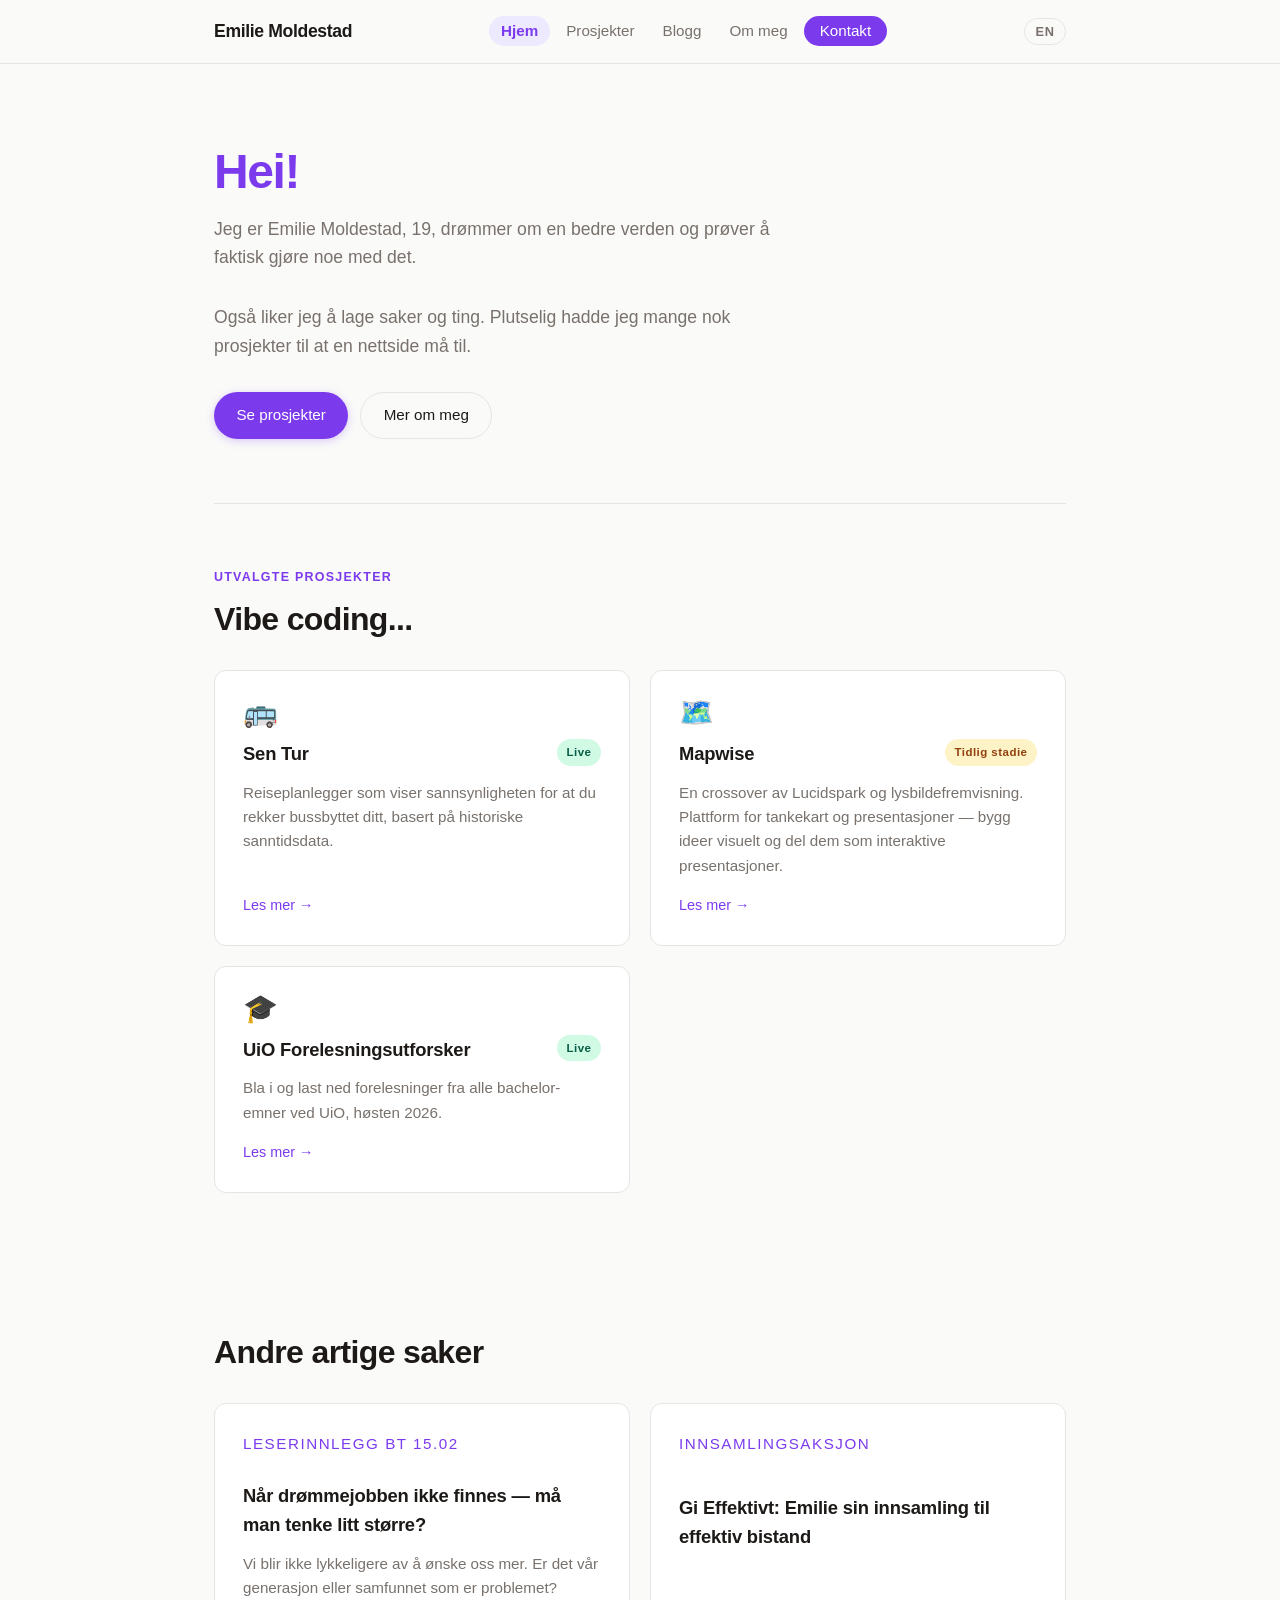
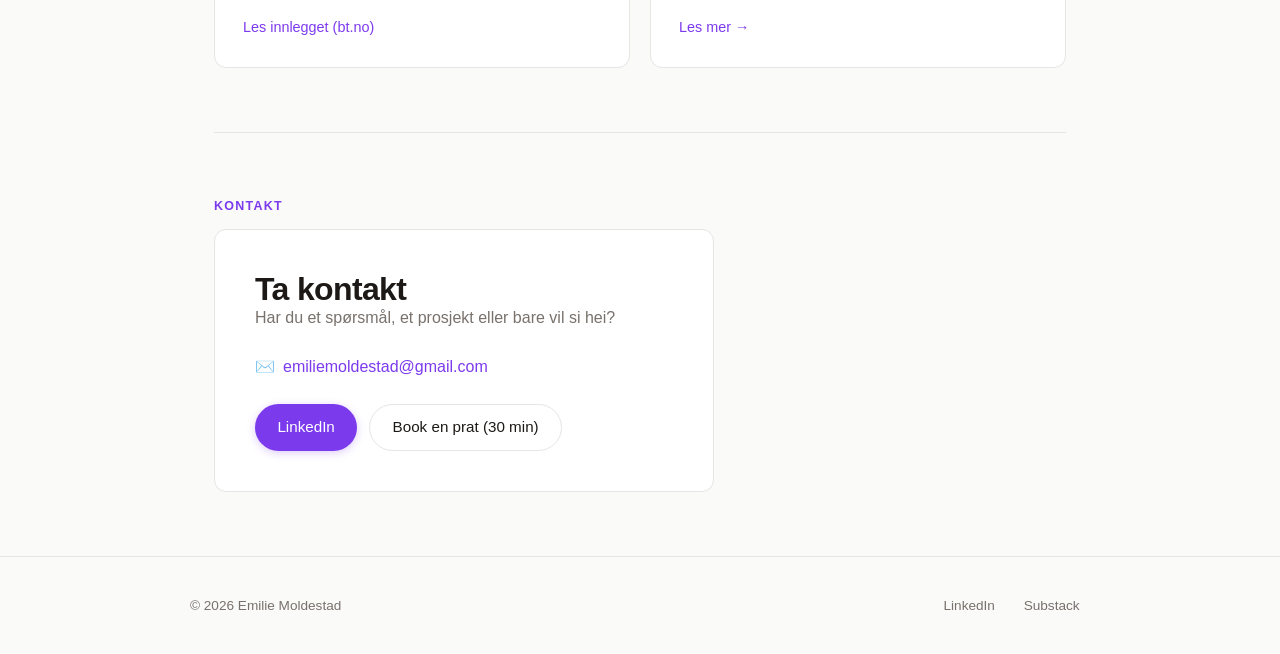
<file: index.html>
<!DOCTYPE html>
<html lang="no">
<head>
  <meta charset="UTF-8" />
  <meta name="viewport" content="width=device-width, initial-scale=1.0" />
  <title>Emilie Moldestad</title>
  <link rel="stylesheet" href="style.css" />
</head>
<body>

  <header>
    <nav>
      <a href="index.html" class="nav-logo">Emilie Moldestad</a>
      <ul class="nav-links">
        <li><a href="index.html">Hjem</a></li>
        <li><a href="projects.html">Prosjekter</a></li>
        <li><a href="blog.html">Blogg</a></li>
        <li><a href="about.html">Om meg</a></li>
        <li class="nav-cta"><a href="#contact">Kontakt</a></li>
      </ul>
      <div class="nav-controls">
        <button class="lang-toggle" onclick="switchLang('en')">EN</button>
        <button class="hamburger" aria-label="Meny">
          <span></span><span></span><span></span>
        </button>
      </div>
    </nav>
  </header>

  <main>

    <!-- HERO -->
    <section class="hero">
      <h1><span>Hei!</span></h1>
      <p>
        Jeg er Emilie Moldestad, 19, drømmer om en bedre verden og prøver å faktisk gjøre noe med det.
      </p>
      <p>Også liker jeg å lage saker og ting. Plutselig hadde jeg mange nok prosjekter til at en nettside må til.</p>
      <div class="hero-actions">
        <a href="projects.html" class="btn btn-primary">Se prosjekter</a>
        <a href="about.html" class="btn btn-outline">Mer om meg</a>
      </div>
    </section>

    <hr class="divider" />

    <!-- PROSJEKTER -->
    <section>
      <p class="section-label">Utvalgte prosjekter</p>
      <h2>Vibe coding...</h2>
      <div class="projects-grid">

        <div class="card">
          <div class="card-icon">🚌</div>
          <div class="card-header">
            <h3>Sen Tur</h3>
            <span class="badge badge-active">Live</span>
          </div>
          <p>
            Reiseplanlegger som viser sannsynligheten for at du rekker bussbyttet ditt,
            basert på historiske sanntidsdata.
          </p>
          <a href="projects.html#sentur" class="card-link">Les mer →</a>
        </div>

        <div class="card">
          <div class="card-icon">🗺️</div>
          <div class="card-header">
            <h3>Mapwise</h3>
            <span class="badge badge-early">Tidlig stadie</span>
          </div>
          <p>
            En crossover av Lucidspark og lysbildefremvisning. Plattform for tankekart og presentasjoner — bygg ideer visuelt
            og del dem som interaktive presentasjoner.
          </p>
          <a href="projects.html#mapwise" class="card-link">Les mer →</a>
        </div>

        <div class="card">
          <div class="card-icon">🎓</div>
          <div class="card-header">
            <h3>UiO Forelesningsutforsker</h3>
            <span class="badge badge-active">Live</span>
          </div>
          <p>
            Bla i og last ned forelesninger fra alle bachelor-emner ved UiO,
            høsten 2026.
          </p>
          <a href="projects.html#forelesning" class="card-link">Les mer →</a>
        </div>

      </div>
    </section>

    <!-- ANDRE TING -->
    <section>
      <p class="section-label"> </p>
      <h2>Andre artige saker</h2>
      <div class="projects-grid">

        <div class="card">
          <p class="purple-label">Leserinnlegg BT 15.02</p>
          <div class="card-header">
            <h3>Når drømmejobben ikke finnes — må man tenke litt større?</h3>
          </div>
          <p>Vi blir ikke lykkeligere av å ønske oss mer. Er det vår generasjon eller samfunnet som er problemet?</p>
          <a href="https://www.bt.no/btmeninger/debatt/i/Exw8pa/emilie-19-jeg-vil-bli-fornoeyd-ikke-ha-jobben-med-best-loenn" target="_blank" rel="noopener" class="card-link">Les innlegget (bt.no)</a>
        </div>

        <div class="card">
          <p class="purple-label">Innsamlingsaksjon</p>
          <div class="card-header">
            <h3>Gi Effektivt: Emilie sin innsamling til effektiv bistand</h3>
          </div>
          <p></p>
          <a href="https://gieffektivt.no/innsamling/til-effektiv-bistand" target="_blank" rel="noopener" class="card-link">Les mer →</a>
        </div>

      </div>
    </section>

    <!-- KONTAKT -->
    <section id="contact">
      <p class="section-label">Kontakt</p>
      <div class="contact-inner">
        <div>
          <h2>Ta kontakt</h2>
          <p>Har du et spørsmål, et prosjekt eller bare vil si hei?</p>
        </div>
        <div class="contact-email">
          <span>✉️</span>
          <a href="mailto:emiliemoldestad@gmail.com">emiliemoldestad@gmail.com</a>
        </div>
        <div class="contact-actions">
          <a href="https://www.linkedin.com/in/emilie-moldestad-8a797438b" target="_blank" rel="noopener" class="btn btn-primary">
            LinkedIn
          </a>
          <a href="https://cal.com/emilie-moldestad-glufh6/30min?overlayCalendar=true" target="_blank" rel="noopener" class="btn btn-outline">
            Book en prat (30 min)
          </a>
        </div>
      </div>
    </section>

  </main>

  <footer>
    <div class="footer-inner">
      <span class="footer-copy">© 2026 Emilie Moldestad</span>
      <div class="footer-links">
        <a href="https://www.linkedin.com/in/emilie-moldestad-8a797438b" target="_blank" rel="noopener" class="footer-link">LinkedIn</a>
        <a href="https://substack.com/@emiliemoldestad" target="_blank" rel="noopener" class="footer-link">Substack</a>
      </div>
    </div>
  </footer>

  <script src="script.js"></script>
</body>
</html>
</file>
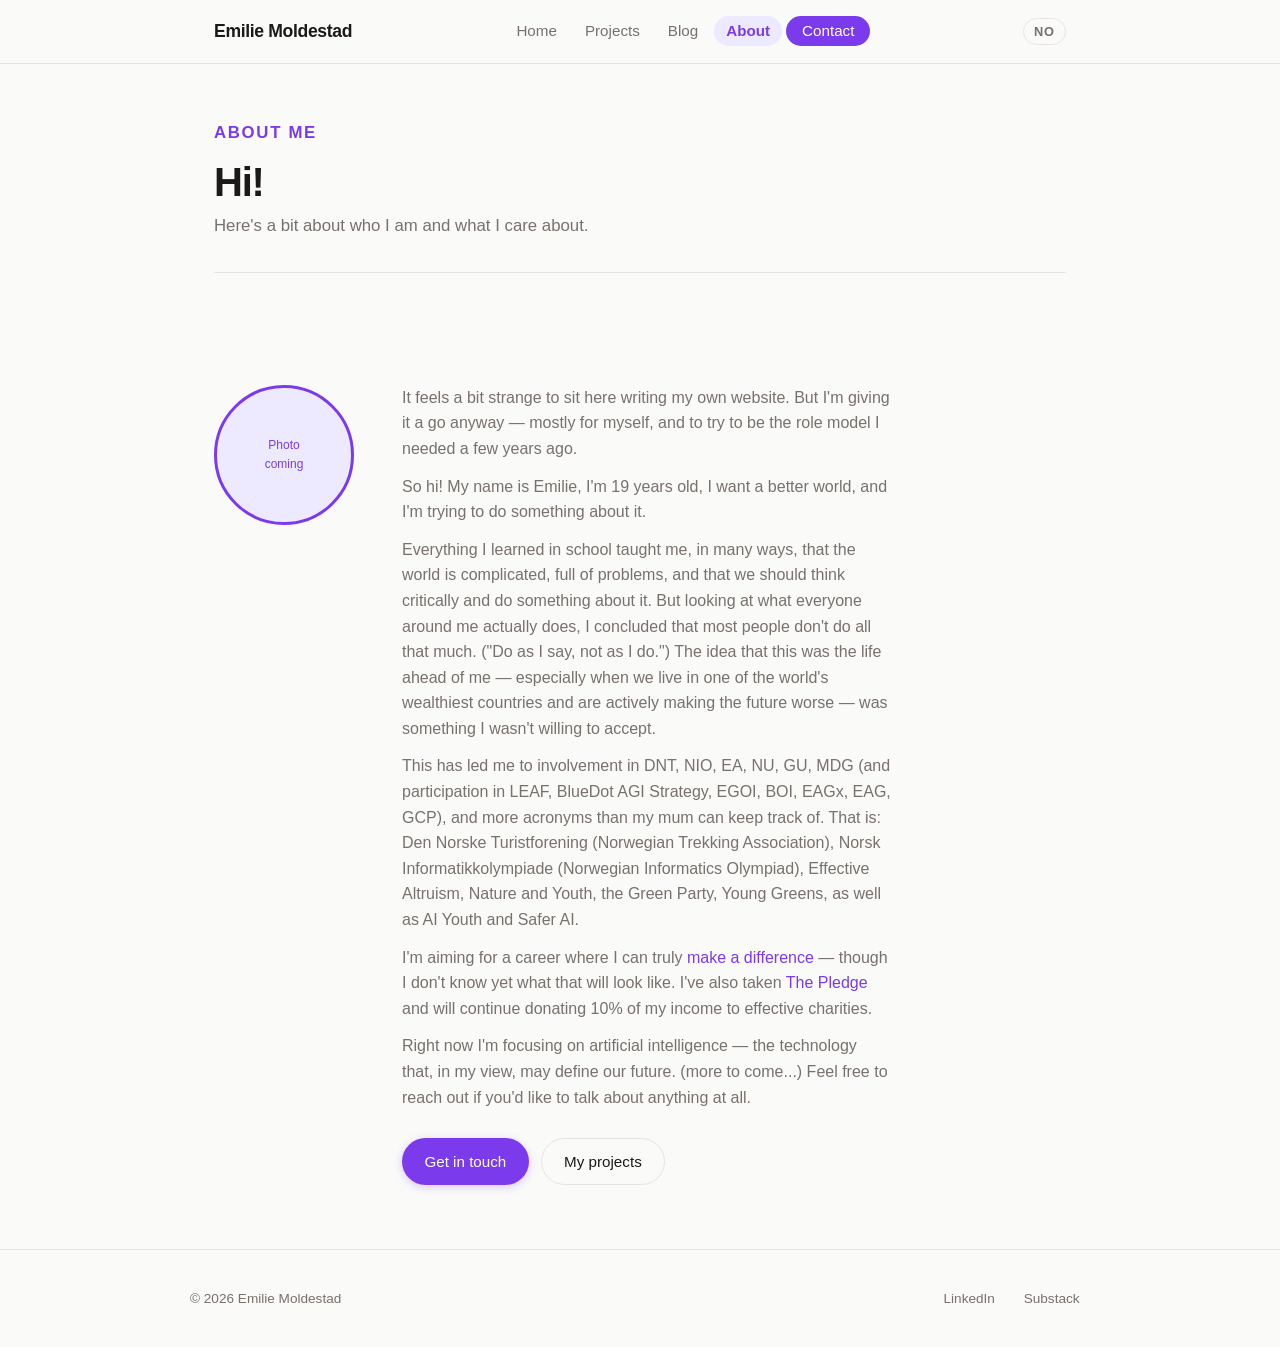
<file: about-en.html>
<!DOCTYPE html>
<html lang="en">
<head>
  <meta charset="UTF-8" />
  <meta name="viewport" content="width=device-width, initial-scale=1.0" />
  <title>About – Emilie Moldestad</title>
  <link rel="stylesheet" href="style.css" />
</head>
<body>

  <header>
    <nav>
      <a href="index-en.html" class="nav-logo">Emilie Moldestad</a>
      <ul class="nav-links">
        <li><a href="index-en.html">Home</a></li>
        <li><a href="projects-en.html">Projects</a></li>
        <li><a href="blog.html">Blog</a></li>
        <li><a href="about-en.html">About</a></li>
        <li class="nav-cta"><a href="index-en.html#contact">Contact</a></li>
      </ul>
      <div class="nav-controls">
        <button class="lang-toggle" onclick="switchLang('no')">NO</button>
        <button class="hamburger" aria-label="Menu">
          <span></span><span></span><span></span>
        </button>
      </div>
    </nav>
  </header>

  <main>

    <div class="page-hero">
      <p class="section-label">About me</p>
      <h1>Hi!</h1>
      <p>Here's a bit about who I am and what I care about.</p>
    </div>

    <section>
      <div class="about-layout">

        <div class="avatar-placeholder">
          Photo<br/>coming
        </div>

        <div class="about-text">
          <p>
            It feels a bit strange to sit here writing my own website. But I'm giving it a go anyway — mostly for myself,
            and to try to be the role model I needed a few years ago.
          </p>
          <p>
            So hi! My name is Emilie, I'm 19 years old, I want a better world, and I'm trying to do something about it.
          </p>
          <p>
            Everything I learned in school taught me, in many ways, that the world is complicated, full of problems, and
            that we should think critically and do something about it. But looking at what everyone around me actually does,
            I concluded that most people don't do all that much. ("Do as I say, not as I do.") The idea that this was the
            life ahead of me — especially when we live in one of the world's wealthiest countries and are actively making
            the future worse — was something I wasn't willing to accept.
          </p>
          <p>
            This has led me to involvement in DNT, NIO, EA, NU, GU, MDG (and participation in LEAF, BlueDot AGI Strategy, EGOI, BOI, EAGx, EAG, GCP), and more acronyms than my mum can keep track of.
            That is: Den Norske Turistforening (Norwegian Trekking Association), Norsk Informatikkolympiade (Norwegian
            Informatics Olympiad), Effective Altruism, Nature and Youth, the Green Party, Young Greens, as well as AI Youth
            and Safer AI.
          </p>
          <p>
            I'm aiming for a career where I can truly <a href="https://www.bt.no/btmeninger/debatt/i/Exw8pa/emilie-19-jeg-vil-bli-fornoeyd-ikke-ha-jobben-med-best-loenn" target="_blank">make a difference</a> — though I don't know yet what that will look like.
            I've also taken <a href="https://www.givingwhatwecan.org/pledge" target="_blank">The Pledge</a> and will continue donating 10% of my income to effective charities.
          </p>
          <p>
            Right now I'm focusing on artificial intelligence — the technology that, in my view, may define our future.
            (more to come...) Feel free to reach out if you'd like to talk about anything at all.
          </p>

          <div style="margin-top: 1.75rem; display: flex; gap: 0.75rem; flex-wrap: wrap;">
            <a href="index-en.html#contact" class="btn btn-primary">Get in touch</a>
            <a href="projects-en.html" class="btn btn-outline">My projects</a>
          </div>
        </div>

      </div>
    </section>

  </main>

  <footer>
    <div class="footer-inner">
      <span class="footer-copy">© 2026 Emilie Moldestad</span>
      <div class="footer-links">
        <a href="https://www.linkedin.com/in/emilie-moldestad-8a797438b" target="_blank" rel="noopener" class="footer-link">LinkedIn</a>
        <a href="https://substack.com/@emiliemoldestad" target="_blank" rel="noopener" class="footer-link">Substack</a>
      </div>
    </div>
  </footer>

  <script src="script.js"></script>
</body>
</html>
</file>
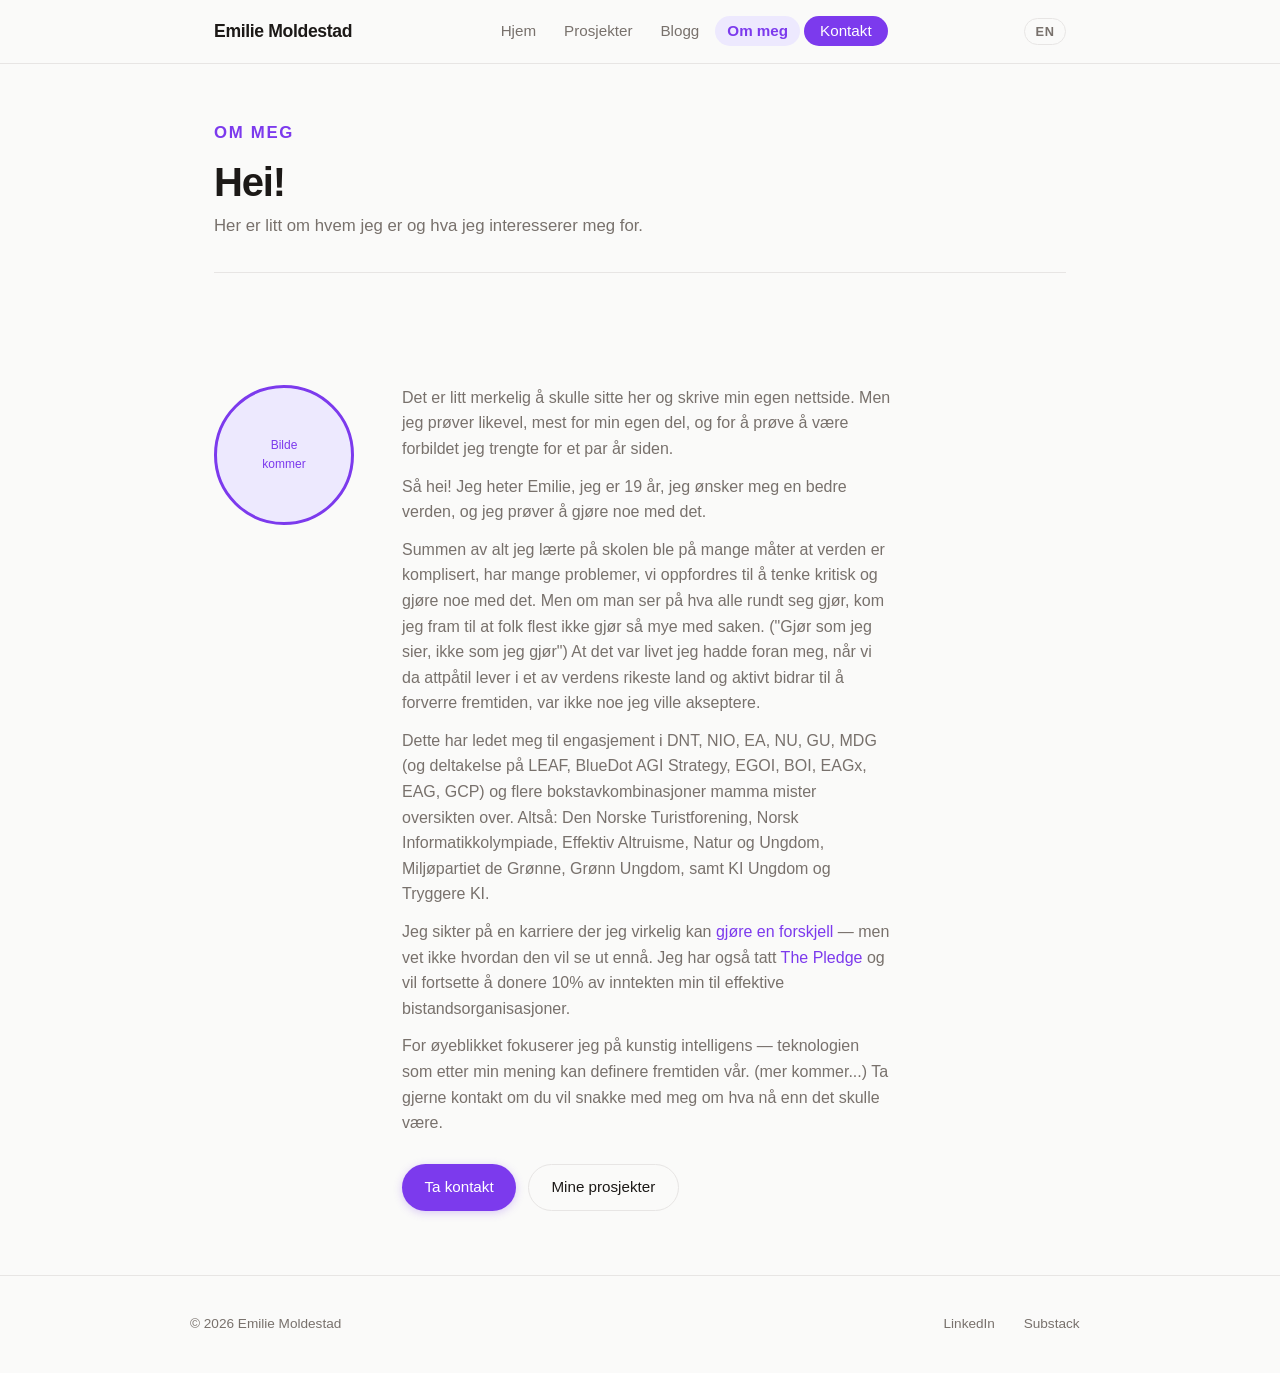
<file: about.html>
<!DOCTYPE html>
<html lang="no">
<head>
  <meta charset="UTF-8" />
  <meta name="viewport" content="width=device-width, initial-scale=1.0" />
  <title>Om meg – Emilie Moldestad</title>
  <link rel="stylesheet" href="style.css" />
</head>
<body>

  <header>
    <nav>
      <a href="index.html" class="nav-logo">Emilie Moldestad</a>
      <ul class="nav-links">
        <li><a href="index.html">Hjem</a></li>
        <li><a href="projects.html">Prosjekter</a></li>
        <li><a href="blog.html">Blogg</a></li>
        <li><a href="about.html">Om meg</a></li>
        <li class="nav-cta"><a href="index.html#contact">Kontakt</a></li>
      </ul>
      <div class="nav-controls">
        <button class="lang-toggle" onclick="switchLang('en')">EN</button>
        <button class="hamburger" aria-label="Meny">
          <span></span><span></span><span></span>
        </button>
      </div>
    </nav>
  </header>

  <main>

    <div class="page-hero">
      <p class="section-label">Om meg</p>
      <h1>Hei!</h1>
      <p>Her er litt om hvem jeg er og hva jeg interesserer meg for.</p>
    </div>

    <section>
      <div class="about-layout">

        <div class="avatar-placeholder">
          Bilde<br/>kommer
        </div>

        <div class="about-text">
          <p>
            Det er litt merkelig å skulle sitte her og skrive min egen nettside. Men jeg prøver likevel, mest for min egen del, og for å prøve å være forbildet jeg trengte for et par år siden.
          </p>
          <p>
            Så hei! Jeg heter Emilie, jeg er 19 år, jeg ønsker meg en bedre verden, og jeg prøver å gjøre noe med det.
          </p>
          <p>
            Summen av alt jeg lærte på skolen ble på mange måter at verden er komplisert, har mange problemer, vi oppfordres til å tenke kritisk og gjøre noe med det. Men om man ser på hva alle rundt seg gjør, kom jeg fram til at folk flest ikke gjør så mye med saken. ("Gjør som jeg sier, ikke som jeg gjør") At det var livet jeg hadde foran meg, når vi da attpåtil lever i et av verdens rikeste land og aktivt bidrar til å forverre fremtiden, var ikke noe jeg ville akseptere.
          </p>
          <p>
            Dette har ledet meg til engasjement i DNT, NIO, EA, NU, GU, MDG (og deltakelse på LEAF, BlueDot AGI Strategy, EGOI, BOI, EAGx, EAG, GCP) og flere bokstavkombinasjoner mamma mister oversikten over. Altså: Den Norske Turistforening, Norsk Informatikkolympiade, Effektiv Altruisme, Natur og Ungdom, Miljøpartiet de Grønne, Grønn Ungdom, samt KI Ungdom og Tryggere KI.
          </p>
          <p></p>
          <p>
            Jeg sikter på en karriere der jeg virkelig kan <a href="https://www.bt.no/btmeninger/debatt/i/Exw8pa/emilie-19-jeg-vil-bli-fornoeyd-ikke-ha-jobben-med-best-loenn" target="_blank">gjøre en forskjell</a> — men vet ikke hvordan den vil se ut ennå.
            Jeg har også tatt <a href="https://www.givingwhatwecan.org/pledge" target="_blank">The Pledge</a> og vil fortsette å donere 10% av inntekten min til effektive bistandsorganisasjoner.
          </p>
          <p>
            For øyeblikket fokuserer jeg på kunstig intelligens — teknologien som etter min mening kan definere fremtiden vår. (mer kommer...)
            Ta gjerne kontakt om du vil snakke med meg om hva nå enn det skulle være.
          </p>
<!-- Artikler jeg burde skrive:
 - Mitt standpunkt på kunstig intelligens
 - Effektiv altruisme basics til framtida.no
-->
          <div style="margin-top: 1.75rem; display: flex; gap: 0.75rem; flex-wrap: wrap;">
            <a href="index.html#contact" class="btn btn-primary">Ta kontakt</a>
            <a href="projects.html" class="btn btn-outline">Mine prosjekter</a>
          </div>
        </div>

      </div>
    </section>

  </main>

  <footer>
    <div class="footer-inner">
      <span class="footer-copy">© 2026 Emilie Moldestad</span>
      <div class="footer-links">
        <a href="https://www.linkedin.com/in/emilie-moldestad-8a797438b" target="_blank" rel="noopener" class="footer-link">LinkedIn</a>
        <a href="https://substack.com/@emiliemoldestad" target="_blank" rel="noopener" class="footer-link">Substack</a>
      </div>
    </div>
  </footer>

  <script src="script.js"></script>
</body>
</html>
</file>
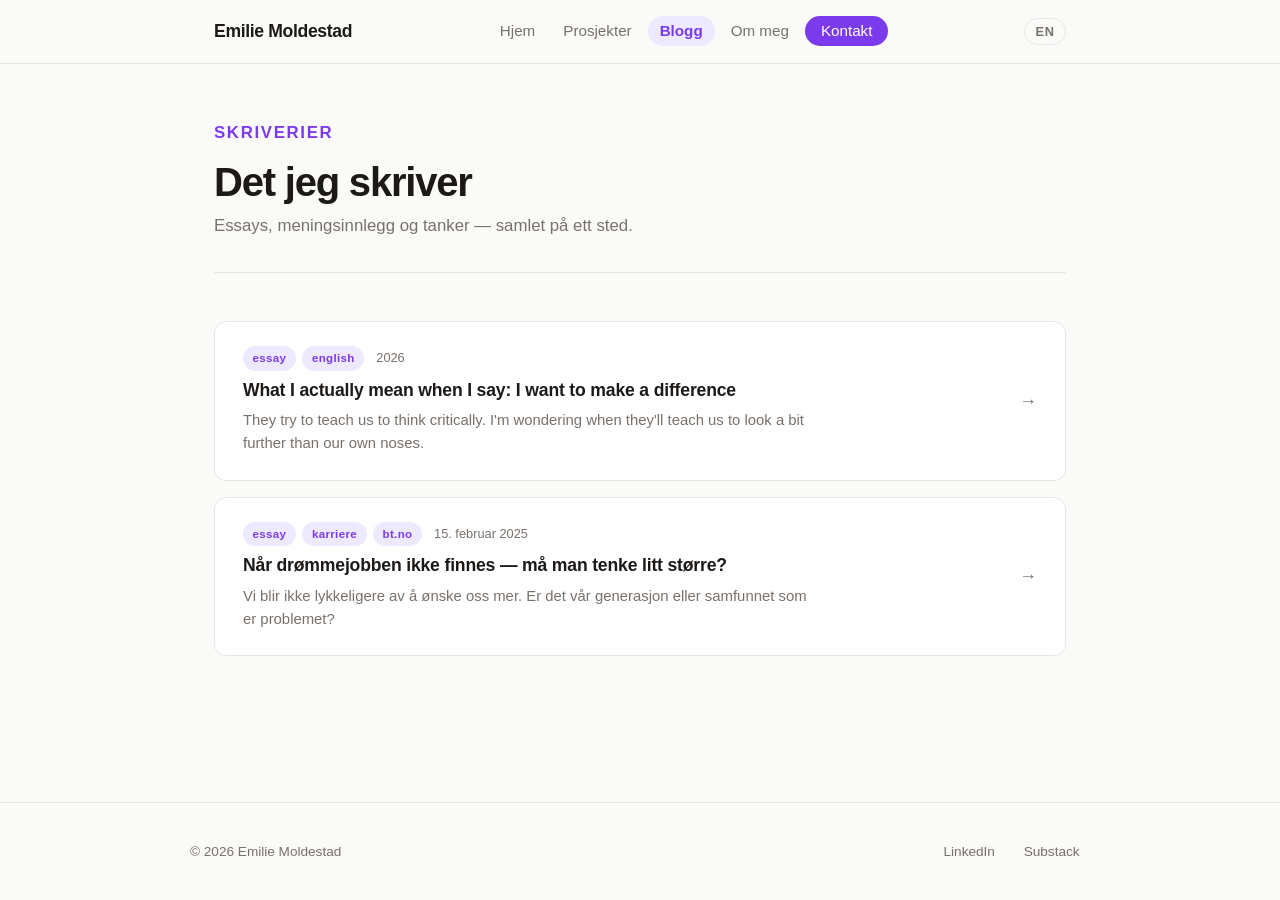
<file: blog.html>
<!DOCTYPE html>
<html lang="no">
<head>
  <meta charset="UTF-8" />
  <meta name="viewport" content="width=device-width, initial-scale=1.0" />
  <title>Skriverier – Emilie Moldestad</title>
  <link rel="stylesheet" href="style.css" />
</head>
<body>

  <header>
    <nav>
      <a href="index.html" class="nav-logo">Emilie Moldestad</a>
      <ul class="nav-links">
        <li><a href="index.html">Hjem</a></li>
        <li><a href="projects.html">Prosjekter</a></li>
        <li><a href="blog.html">Blogg</a></li>
        <li><a href="about.html">Om meg</a></li>
        <li class="nav-cta"><a href="index.html#contact">Kontakt</a></li>
      </ul>
      <div class="nav-controls">
        <button class="lang-toggle" onclick="switchLang('en')">EN</button>
        <button class="hamburger" aria-label="Meny">
          <span></span><span></span><span></span>
        </button>
      </div>
    </nav>
  </header>

  <main>

    <div class="page-hero">
      <p class="section-label">Skriverier</p>
      <h1>Det jeg skriver</h1>
      <p>Essays, meningsinnlegg og tanker — samlet på ett sted.</p>
    </div>

    <div class="blog-grid">

      <!-- Legg til nye innlegg øverst -->

      <a href="posts/make-a-difference.html" class="blog-card">
        <div class="blog-card-body">
          <div class="blog-card-meta">
            <div class="post-tags">
              <span class="post-tag">essay</span>
              <span class="post-tag">english</span>
            </div>
            <span class="blog-date">2026</span>
          </div>
          <h3>What I actually mean when I say: I want to make a difference</h3>
          <p>They try to teach us to think critically. I'm wondering when they'll teach us to look a bit further than our own noses.</p>
        </div>
        <span class="blog-card-arrow">→</span>
      </a>

      <a href="posts/drommejobben.html" class="blog-card">
        <div class="blog-card-body">
          <div class="blog-card-meta">
            <div class="post-tags">
              <span class="post-tag">essay</span>
              <span class="post-tag">karriere</span>
              <span class="post-tag">bt.no</span>
            </div>
            <span class="blog-date">15. februar 2025</span>
          </div>
          <h3>Når drømmejobben ikke finnes — må man tenke litt større?</h3>
          <p>Vi blir ikke lykkeligere av å ønske oss mer. Er det vår generasjon eller samfunnet som er problemet?</p>
        </div>
        <span class="blog-card-arrow">→</span>
      </a>

    </div>

  </main>

  <footer>
    <div class="footer-inner">
      <span class="footer-copy">© 2026 Emilie Moldestad</span>
      <div class="footer-links">
        <a href="https://www.linkedin.com/in/emilie-moldestad-8a797438b" target="_blank" rel="noopener" class="footer-link">LinkedIn</a>
        <a href="https://substack.com/@emiliemoldestad" target="_blank" rel="noopener" class="footer-link">Substack</a>
      </div>
    </div>
  </footer>

  <script src="script.js"></script>
</body>
</html>
</file>
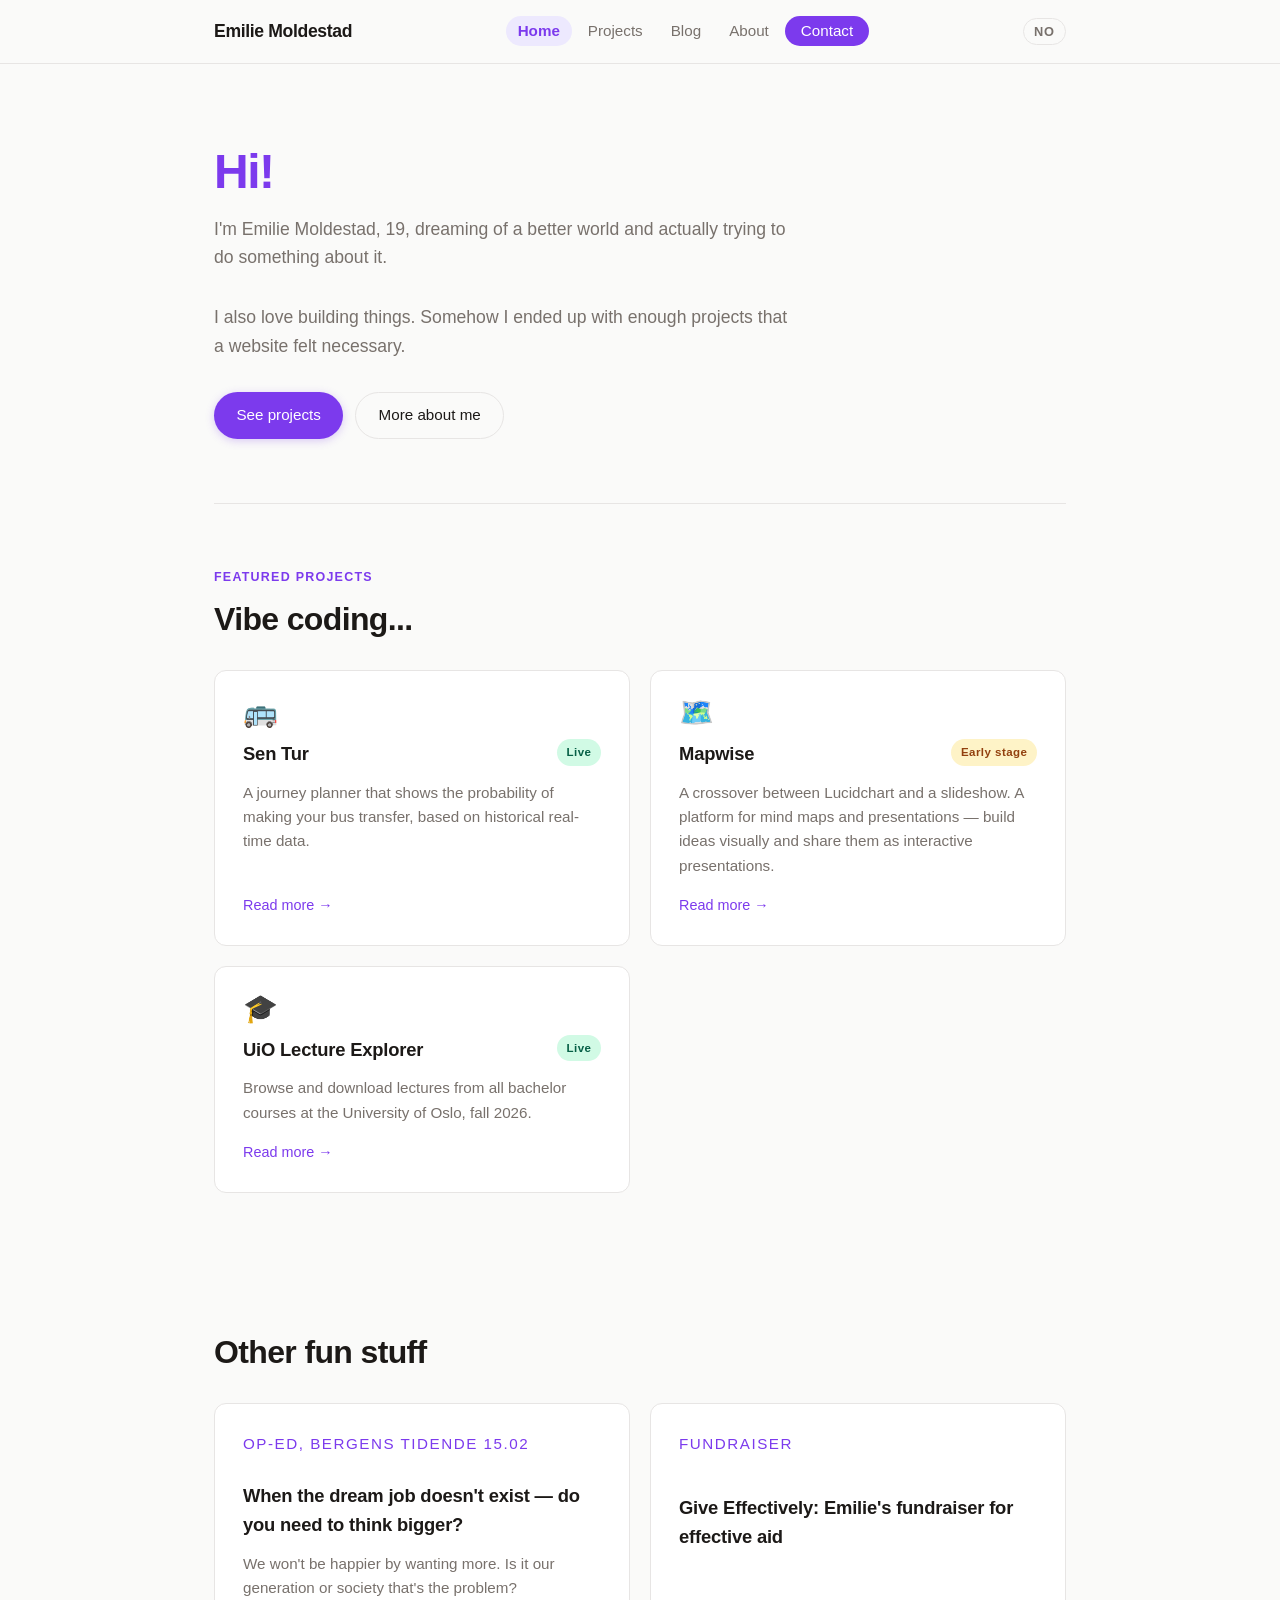
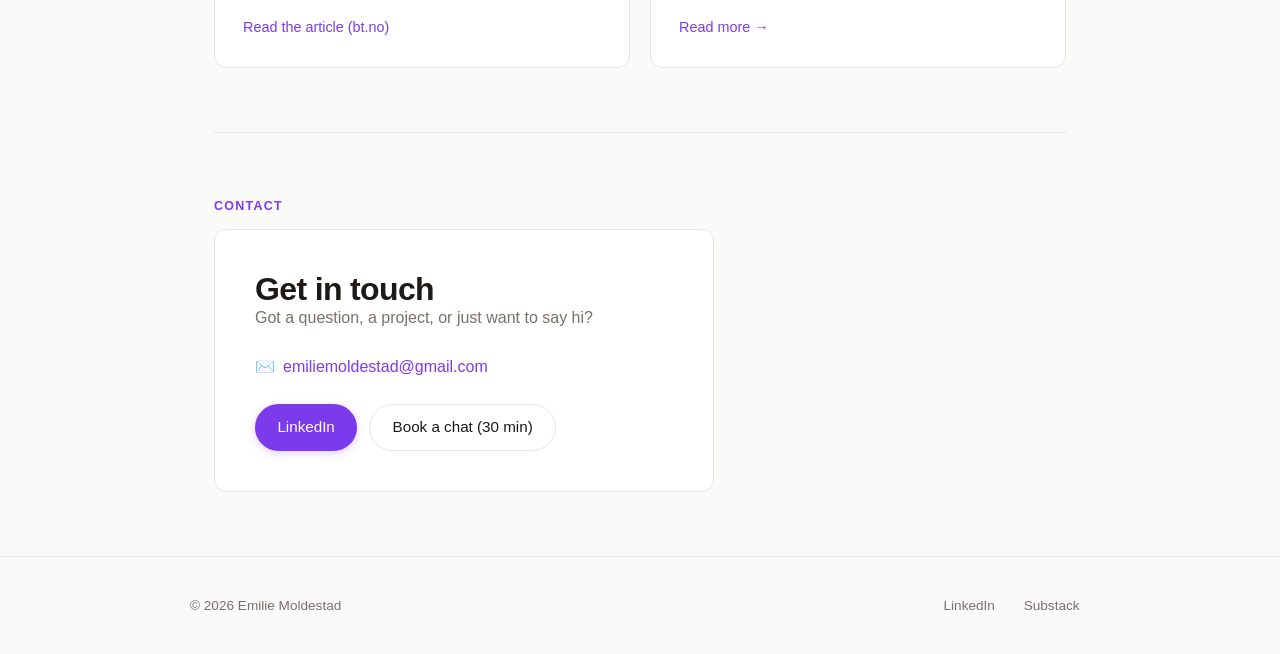
<file: index-en.html>
<!DOCTYPE html>
<html lang="en">
<head>
  <meta charset="UTF-8" />
  <meta name="viewport" content="width=device-width, initial-scale=1.0" />
  <title>Emilie Moldestad</title>
  <link rel="stylesheet" href="style.css" />
</head>
<body>

  <header>
    <nav>
      <a href="index-en.html" class="nav-logo">Emilie Moldestad</a>
      <ul class="nav-links">
        <li><a href="index-en.html">Home</a></li>
        <li><a href="projects-en.html">Projects</a></li>
        <li><a href="blog.html">Blog</a></li>
        <li><a href="about-en.html">About</a></li>
        <li class="nav-cta"><a href="#contact">Contact</a></li>
      </ul>
      <div class="nav-controls">
        <button class="lang-toggle" onclick="switchLang('no')">NO</button>
        <button class="hamburger" aria-label="Menu">
          <span></span><span></span><span></span>
        </button>
      </div>
    </nav>
  </header>

  <main>

    <!-- HERO -->
    <section class="hero">
      <h1><span>Hi!</span></h1>
      <p>
        I'm Emilie Moldestad, 19, dreaming of a better world and actually trying to do something about it.
      </p>
      <p>I also love building things. Somehow I ended up with enough projects that a website felt necessary.</p>
      <div class="hero-actions">
        <a href="projects-en.html" class="btn btn-primary">See projects</a>
        <a href="about-en.html" class="btn btn-outline">More about me</a>
      </div>
    </section>

    <hr class="divider" />

    <!-- PROJECTS -->
    <section>
      <p class="section-label">Featured projects</p>
      <h2>Vibe coding...</h2>
      <div class="projects-grid">

        <div class="card">
          <div class="card-icon">🚌</div>
          <div class="card-header">
            <h3>Sen Tur</h3>
            <span class="badge badge-active">Live</span>
          </div>
          <p>
            A journey planner that shows the probability of making your bus
            transfer, based on historical real-time data.
          </p>
          <a href="projects-en.html#sentur" class="card-link">Read more →</a>
        </div>

        <div class="card">
          <div class="card-icon">🗺️</div>
          <div class="card-header">
            <h3>Mapwise</h3>
            <span class="badge badge-early">Early stage</span>
          </div>
          <p>
            A crossover between Lucidchart and a slideshow. A platform for mind maps and presentations — build ideas
            visually and share them as interactive presentations.
          </p>
          <a href="projects-en.html#mapwise" class="card-link">Read more →</a>
        </div>

        <div class="card">
          <div class="card-icon">🎓</div>
          <div class="card-header">
            <h3>UiO Lecture Explorer</h3>
            <span class="badge badge-active">Live</span>
          </div>
          <p>
            Browse and download lectures from all bachelor courses at the
            University of Oslo, fall 2026.
          </p>
          <a href="projects-en.html#forelesning" class="card-link">Read more →</a>
        </div>

      </div>
    </section>

    <!-- OTHER STUFF -->
    <section>
      <p class="section-label"> </p>
      <h2>Other fun stuff</h2>
      <div class="projects-grid">

        <div class="card">
          <p class="purple-label">Op-ed, Bergens Tidende 15.02</p>
          <div class="card-header">
            <h3>When the dream job doesn't exist — do you need to think bigger?</h3>
          </div>
          <p>We won't be happier by wanting more. Is it our generation or society that's the problem?</p>
          <a href="https://www.bt.no/btmeninger/debatt/i/Exw8pa/emilie-19-jeg-vil-bli-fornoeyd-ikke-ha-jobben-med-best-loenn" target="_blank" rel="noopener" class="card-link">Read the article (bt.no)</a>
        </div>

        <div class="card">
          <p class="purple-label">Fundraiser</p>
          <div class="card-header">
            <h3>Give Effectively: Emilie's fundraiser for effective aid</h3>
          </div>
          <p></p>
          <a href="https://gieffektivt.no/innsamling/til-effektiv-bistand" target="_blank" rel="noopener" class="card-link">Read more →</a>
        </div>

      </div>
    </section>

    <!-- CONTACT -->
    <section id="contact">
      <p class="section-label">Contact</p>
      <div class="contact-inner">
        <div>
          <h2>Get in touch</h2>
          <p>Got a question, a project, or just want to say hi?</p>
        </div>
        <div class="contact-email">
          <span>✉️</span>
          <a href="mailto:emiliemoldestad@gmail.com">emiliemoldestad@gmail.com</a>
        </div>
        <div class="contact-actions">
          <a href="https://www.linkedin.com/in/emilie-moldestad-8a797438b" target="_blank" rel="noopener" class="btn btn-primary">
            LinkedIn
          </a>
          <a href="https://cal.com/emilie-moldestad-glufh6/30min?overlayCalendar=true" target="_blank" rel="noopener" class="btn btn-outline">
            Book a chat (30 min)
          </a>
        </div>
      </div>
    </section>

  </main>

  <footer>
    <div class="footer-inner">
      <span class="footer-copy">© 2026 Emilie Moldestad</span>
      <div class="footer-links">
        <a href="https://www.linkedin.com/in/emilie-moldestad-8a797438b" target="_blank" rel="noopener" class="footer-link">LinkedIn</a>
        <a href="https://substack.com/@emiliemoldestad" target="_blank" rel="noopener" class="footer-link">Substack</a>
      </div>
    </div>
  </footer>

  <script src="script.js"></script>
</body>
</html>
</file>
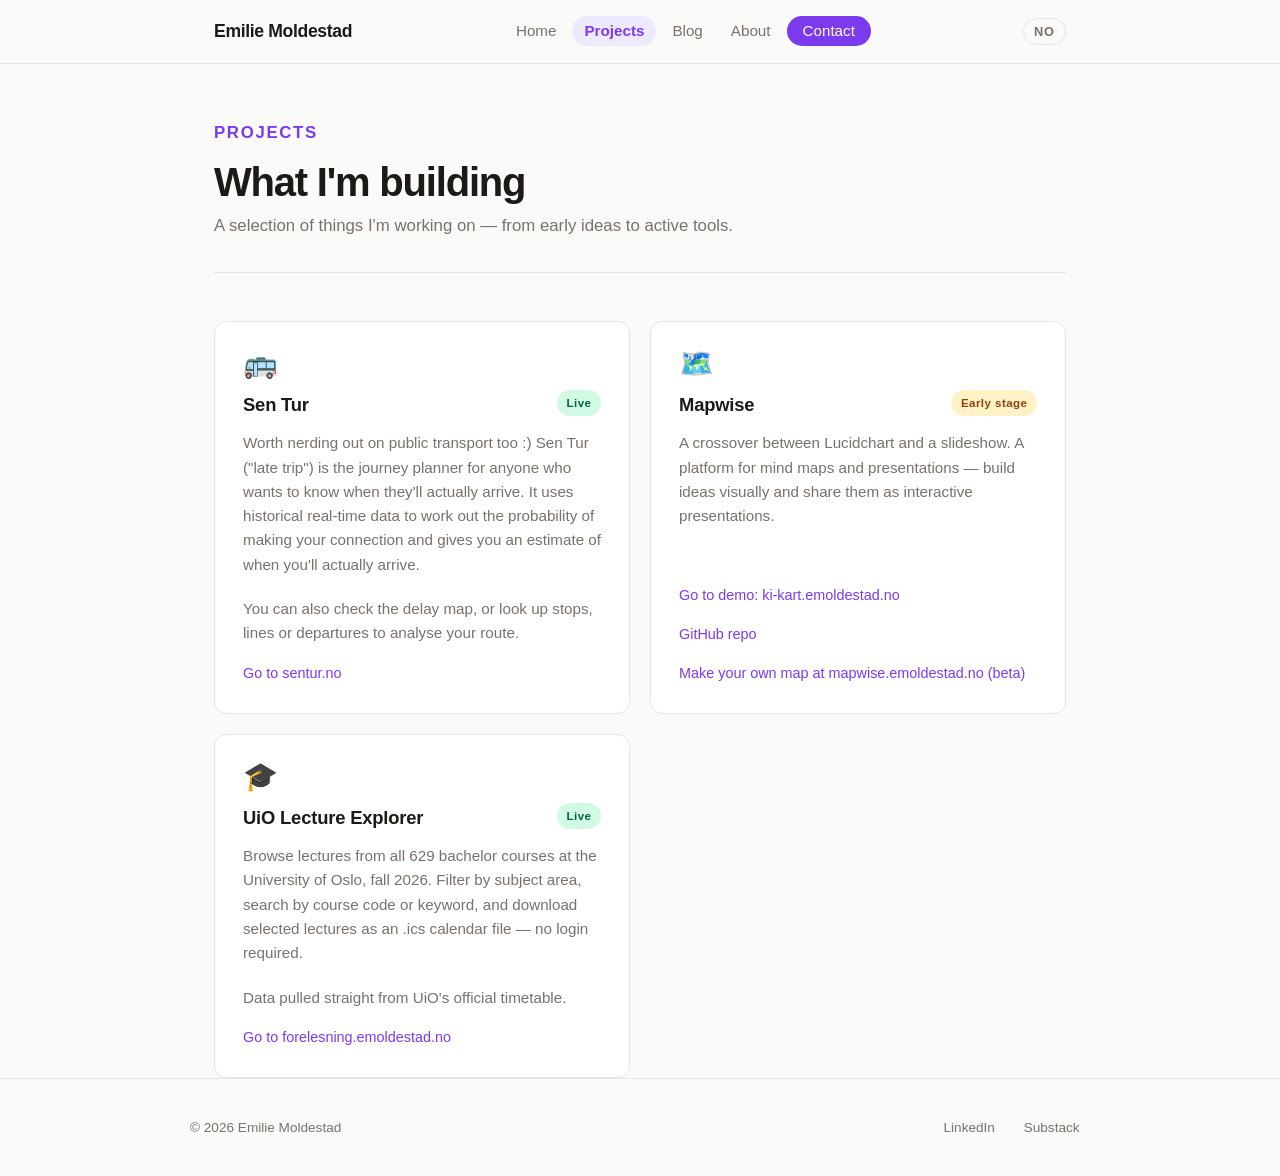
<file: projects-en.html>
<!DOCTYPE html>
<html lang="en">
<head>
  <meta charset="UTF-8" />
  <meta name="viewport" content="width=device-width, initial-scale=1.0" />
  <title>Projects – Emilie Moldestad</title>
  <link rel="stylesheet" href="style.css" />
</head>
<body>

  <header>
    <nav>
      <a href="index-en.html" class="nav-logo">Emilie Moldestad</a>
      <ul class="nav-links">
        <li><a href="index-en.html">Home</a></li>
        <li><a href="projects-en.html">Projects</a></li>
        <li><a href="blog.html">Blog</a></li>
        <li><a href="about-en.html">About</a></li>
        <li class="nav-cta"><a href="index-en.html#contact">Contact</a></li>
      </ul>
      <div class="nav-controls">
        <button class="lang-toggle" onclick="switchLang('no')">NO</button>
        <button class="hamburger" aria-label="Menu">
          <span></span><span></span><span></span>
        </button>
      </div>
    </nav>
  </header>

  <main>

    <div class="page-hero">
      <p class="section-label">Projects</p>
      <h1>What I'm building</h1>
      <p>A selection of things I'm working on — from early ideas to active tools.</p>
    </div>

    <div class="projects-grid">

      <!-- Sen Tur -->
      <div class="card" id="sentur">
        <div class="card-icon">🚌</div>
        <div class="card-header">
          <h3>Sen Tur</h3>
          <span class="badge badge-active">Live</span>
        </div>
        <p>
          Worth nerding out on public transport too :)
          Sen Tur ("late trip") is the journey planner for anyone who wants to know when they'll actually arrive. It uses
          historical real-time data to work out the probability of making your connection and gives you an estimate of
          when you'll actually arrive.
        </p>
        <p style="margin-top: 0.5rem;">
          You can also check the delay map, or look up stops, lines or departures to analyse your route.
        </p>
        <a href="https://sentur.no" target="_blank" rel="noopener" class="card-link">Go to sentur.no</a>
      </div>

      <!-- Mapwise -->
      <div class="card" id="mapwise">
        <div class="card-icon">🗺️</div>
        <div class="card-header">
          <h3>Mapwise</h3>
          <span class="badge badge-early">Early stage</span>
        </div>
        <p>
          A crossover between Lucidchart and a slideshow. A platform for mind maps and presentations — build ideas
          visually and share them as interactive presentations.
        </p>
        <a href="https://ki-kart.emoldestad.no" target="_blank" rel="noopener" class="card-link">Go to demo: ki-kart.emoldestad.no</a>
        <a href="https://github.com/emiilimi/mapwise" target="_blank" rel="noopener" class="card-link">GitHub repo</a>
         <a href="https://mapwise.emoldestad.no" target="_blank" rel="noopener" class="card-link">Make your own map at mapwise.emoldestad.no (beta)</a>
      </div>

      <!-- Lecture Explorer -->
      <div class="card" id="forelesning">
        <div class="card-icon">🎓</div>
        <div class="card-header">
          <h3>UiO Lecture Explorer</h3>
          <span class="badge badge-active">Live</span>
        </div>
        <p>
          Browse lectures from all 629 bachelor courses at the University of Oslo, fall 2026. Filter by subject area,
          search by course code or keyword, and download selected lectures as an .ics calendar file — no login required.
        </p>
        <p style="margin-top: 0.5rem;">
          Data pulled straight from UiO's official timetable.
        </p>
        <a href="https://forelesning.emoldestad.no" target="_blank" rel="noopener" class="card-link">Go to forelesning.emoldestad.no</a>
      </div>

    </div>

  </main>

  <footer>
    <div class="footer-inner">
      <span class="footer-copy">© 2026 Emilie Moldestad</span>
      <div class="footer-links">
        <a href="https://www.linkedin.com/in/emilie-moldestad-8a797438b" target="_blank" rel="noopener" class="footer-link">LinkedIn</a>
        <a href="https://substack.com/@emiliemoldestad" target="_blank" rel="noopener" class="footer-link">Substack</a>
      </div>
    </div>
  </footer>

  <script src="script.js"></script>
</body>
</html>
</file>
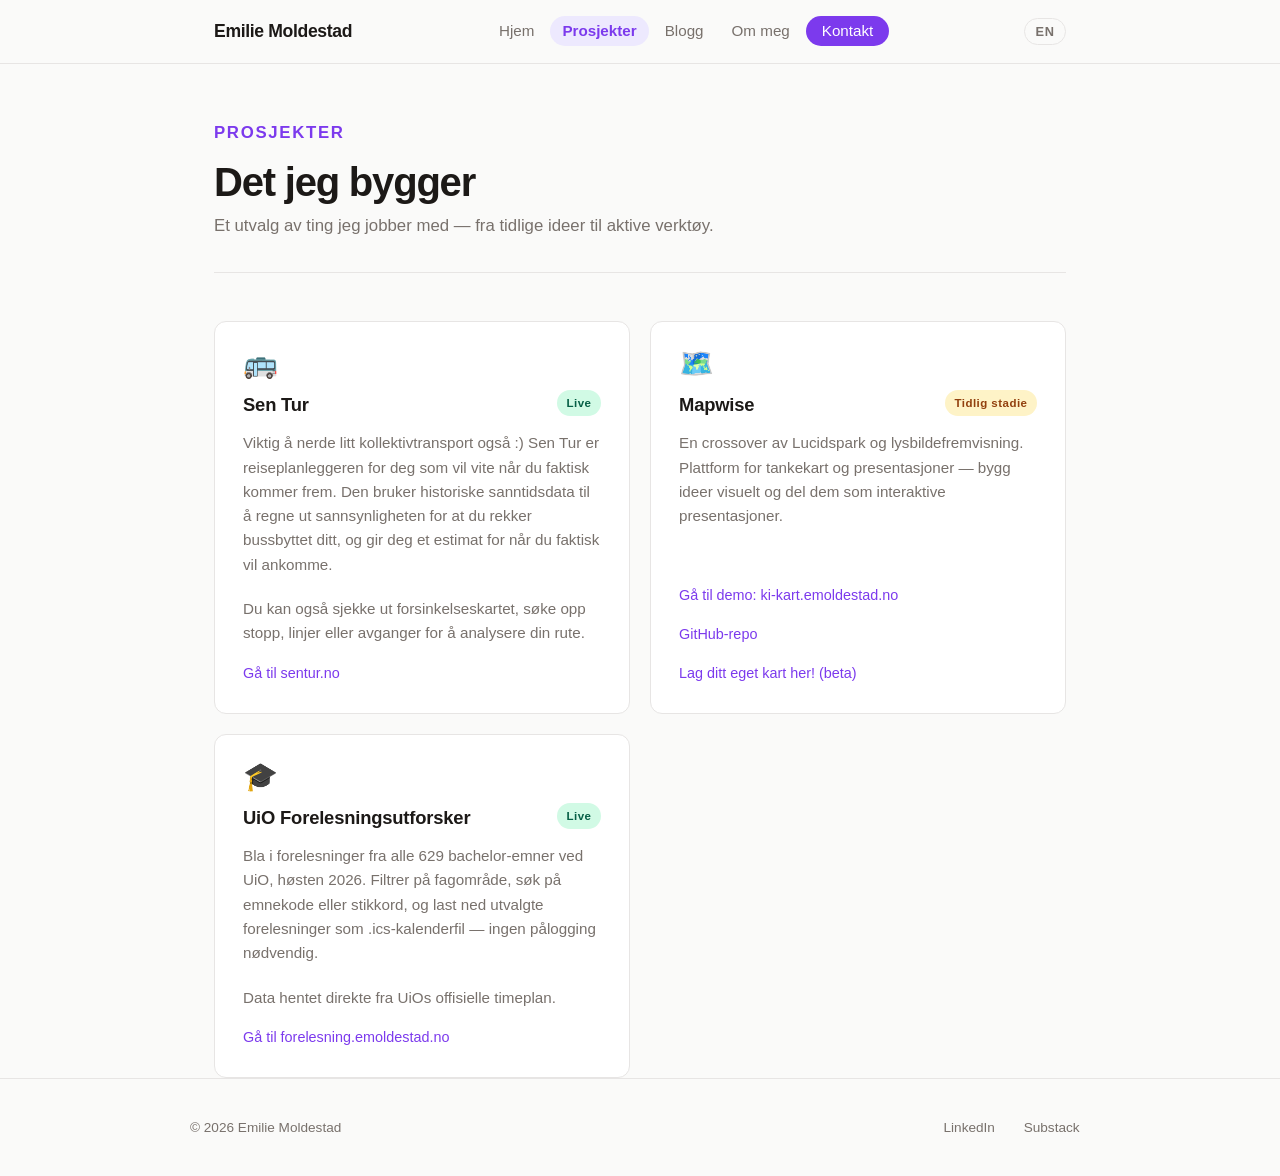
<file: projects.html>
<!DOCTYPE html>
<html lang="no">
<head>
  <meta charset="UTF-8" />
  <meta name="viewport" content="width=device-width, initial-scale=1.0" />
  <title>Prosjekter – Emilie Moldestad</title>
  <link rel="stylesheet" href="style.css" />
</head>
<body>

  <header>
    <nav>
      <a href="index.html" class="nav-logo">Emilie Moldestad</a>
      <ul class="nav-links">
        <li><a href="index.html">Hjem</a></li>
        <li><a href="projects.html">Prosjekter</a></li>
        <li><a href="blog.html">Blogg</a></li>
        <li><a href="about.html">Om meg</a></li>
        <li class="nav-cta"><a href="index.html#contact">Kontakt</a></li>
      </ul>
      <div class="nav-controls">
        <button class="lang-toggle" onclick="switchLang('en')">EN</button>
        <button class="hamburger" aria-label="Meny">
          <span></span><span></span><span></span>
        </button>
      </div>
    </nav>
  </header>

  <main>

    <div class="page-hero">
      <p class="section-label">Prosjekter</p>
      <h1>Det jeg bygger</h1>
      <p>Et utvalg av ting jeg jobber med — fra tidlige ideer til aktive verktøy.</p>
    </div>

    <div class="projects-grid">

      <!-- Sen Tur -->
      <div class="card" id="sentur">
        <div class="card-icon">🚌</div>
        <div class="card-header">
          <h3>Sen Tur</h3>
          <span class="badge badge-active">Live</span>
        </div>
        <p>
          Viktig å nerde litt kollektivtransport også :)
          Sen Tur er reiseplanleggeren for deg som vil vite når du faktisk kommer frem. Den bruker historiske sanntidsdata til å regne ut sannsynligheten for at du rekker bussbyttet ditt, og gir deg et estimat for når du faktisk vil ankomme.
        </p>
        <p style="margin-top: 0.5rem;">
          Du kan også sjekke ut forsinkelseskartet, søke opp stopp, linjer eller avganger for å analysere din rute.
        </p>
        <a href="https://sentur.no" target="_blank" rel="noopener" class="card-link">Gå til sentur.no</a>
      </div>

      <!-- Mapwise -->
      <div class="card" id="mapwise">
        <div class="card-icon">🗺️</div>
        <div class="card-header">
          <h3>Mapwise</h3>
          <span class="badge badge-early">Tidlig stadie</span>
        </div>
        <p>
          En crossover av Lucidspark og lysbildefremvisning. Plattform for tankekart og presentasjoner — bygg ideer visuelt
          og del dem som interaktive presentasjoner.
        </p>
        <a href="https://ki-kart.emoldestad.no" target="_blank" rel="noopener" class="card-link">Gå til demo: ki-kart.emoldestad.no</a>
        <a href="https://github.com/emiilimi/mapwise" target="_blank" rel="noopener" class="card-link">GitHub-repo</a>
        <a href="https://mapwise.emoldestad.no" target="_blank" rel="noopener" class="card-link">Lag ditt eget kart her! (beta)</a>
      </div>

      <!-- Forelesningsutforsker -->
      <div class="card" id="forelesning">
        <div class="card-icon">🎓</div>
        <div class="card-header">
          <h3>UiO Forelesningsutforsker</h3>
          <span class="badge badge-active">Live</span>
        </div>
        <p>
          Bla i forelesninger fra alle 629 bachelor-emner ved UiO, høsten 2026. Filtrer på fagområde, søk på emnekode
          eller stikkord, og last ned utvalgte forelesninger som .ics-kalenderfil — ingen pålogging nødvendig.
        </p>
        <p style="margin-top: 0.5rem;">
          Data hentet direkte fra UiOs offisielle timeplan.
        </p>
        <a href="https://forelesning.emoldestad.no" target="_blank" rel="noopener" class="card-link">Gå til forelesning.emoldestad.no</a>
      </div>

    </div>

  </main>

  <footer>
    <div class="footer-inner">
      <span class="footer-copy">© 2026 Emilie Moldestad</span>
      <div class="footer-links">
        <a href="https://www.linkedin.com/in/emilie-moldestad-8a797438b" target="_blank" rel="noopener" class="footer-link">LinkedIn</a>
        <a href="https://substack.com/@emiliemoldestad" target="_blank" rel="noopener" class="footer-link">Substack</a>
      </div>
    </div>
  </footer>

  <script src="script.js"></script>
</body>
</html>
</file>
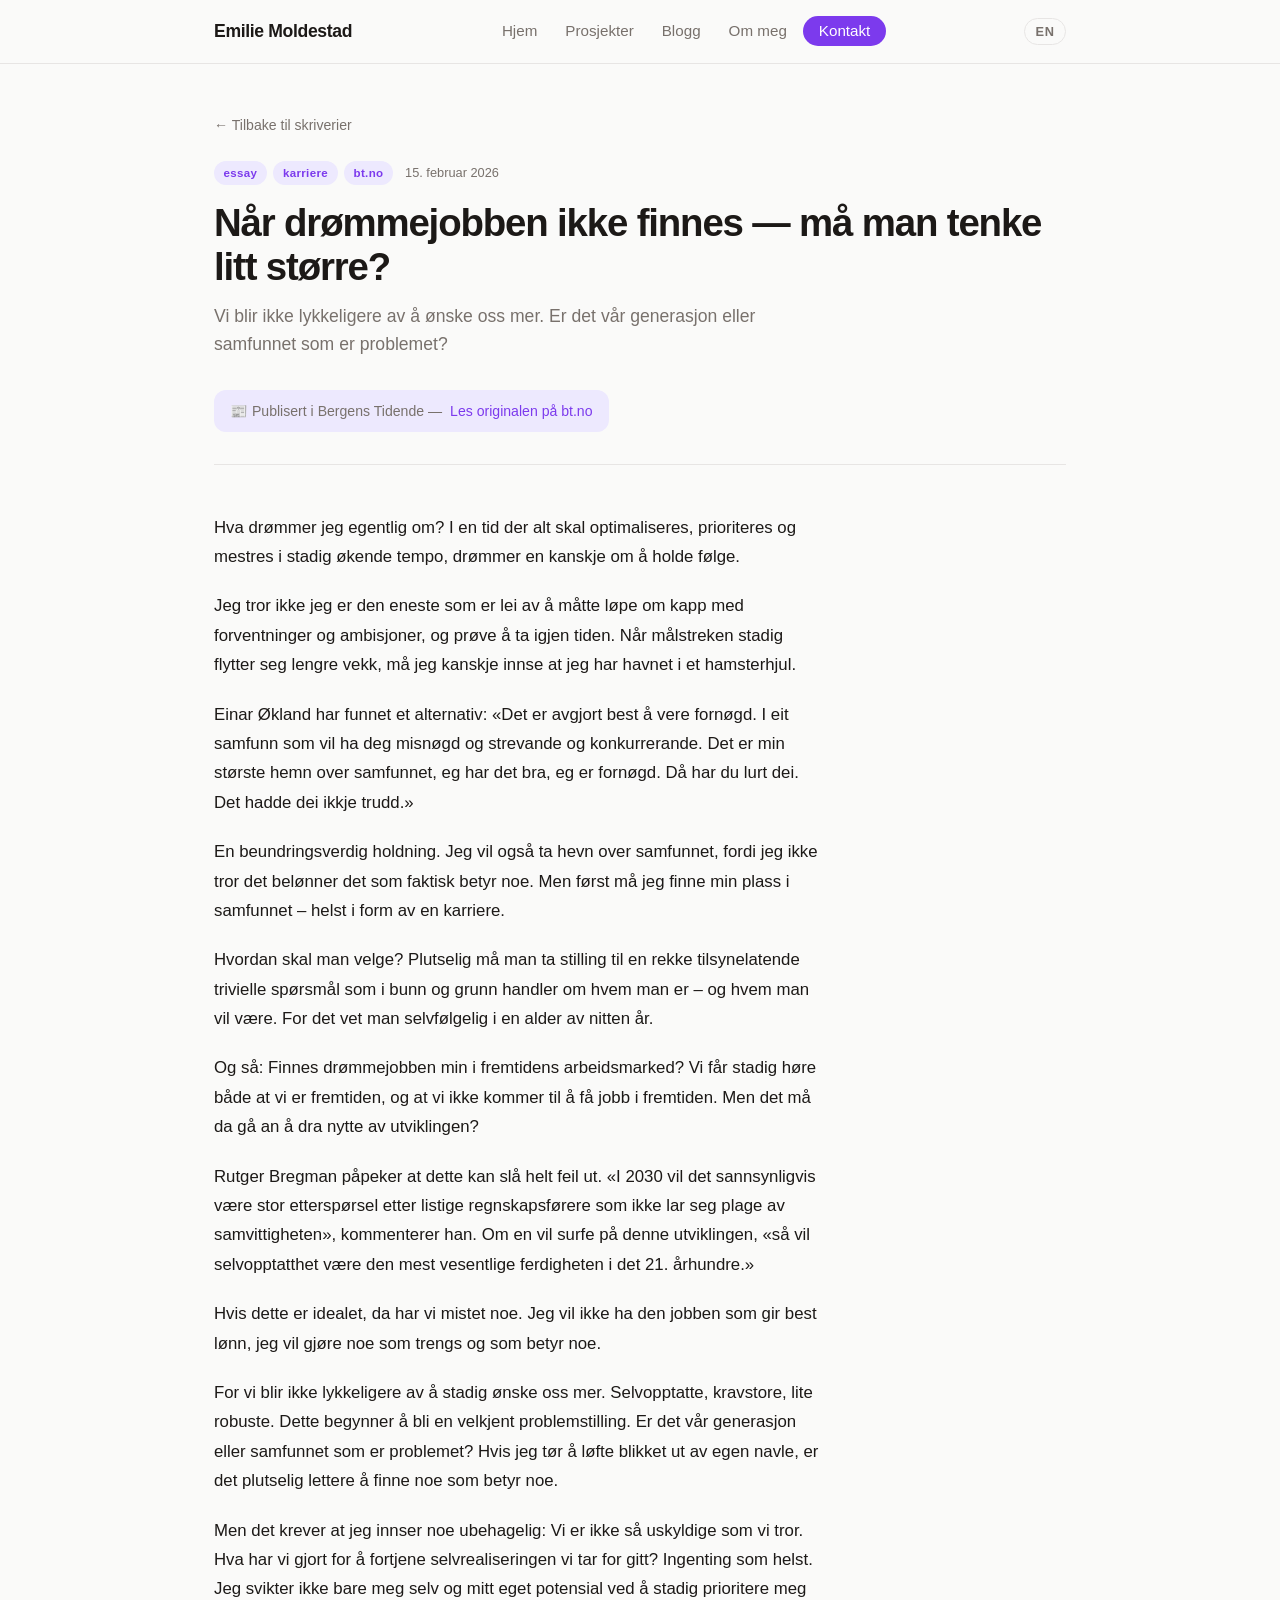
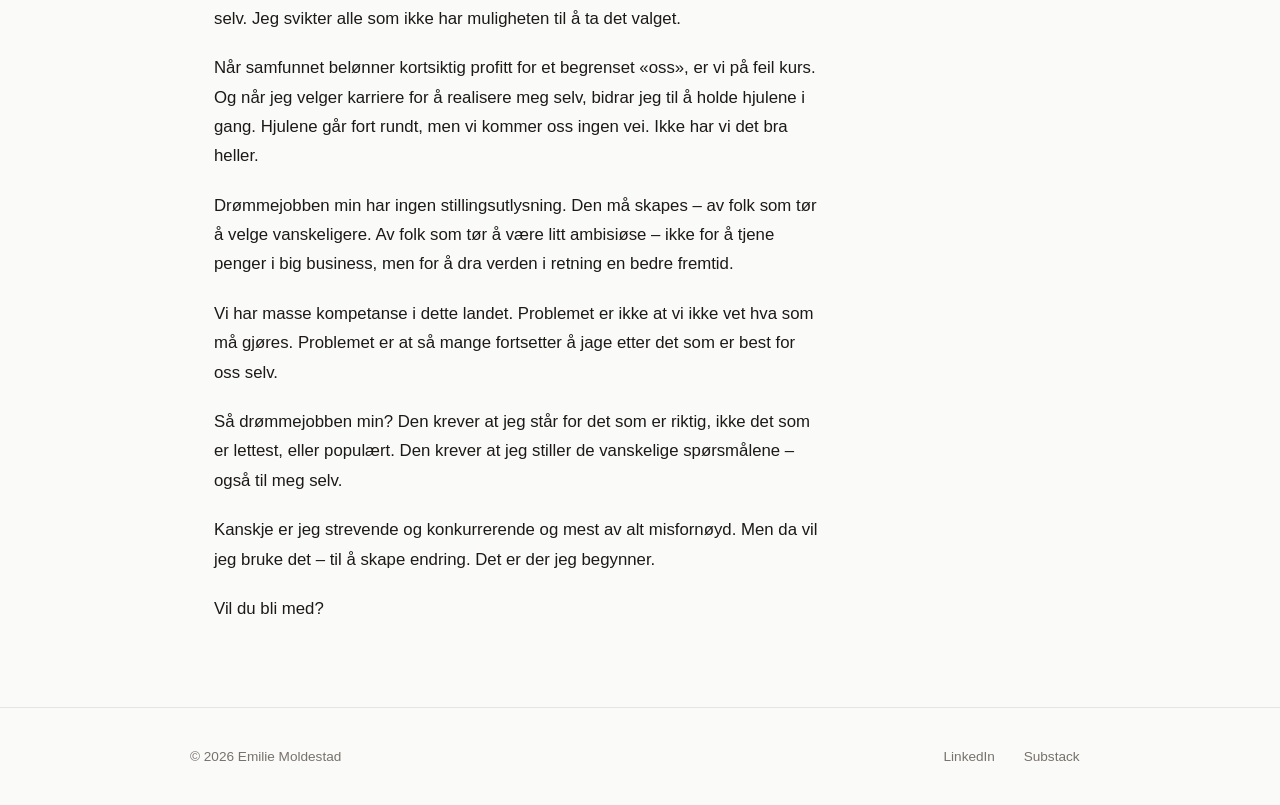
<file: posts/drommejobben.html>
<!DOCTYPE html>
<html lang="no">
<head>
  <meta charset="UTF-8" />
  <meta name="viewport" content="width=device-width, initial-scale=1.0" />
  <title>Når drømmejobben ikke finnes – Emilie Moldestad</title>
  <link rel="stylesheet" href="../style.css" />
</head>
<body>

  <header>
    <nav>
      <a href="../index.html" class="nav-logo">Emilie Moldestad</a>
      <ul class="nav-links">
        <li><a href="../index.html">Hjem</a></li>
        <li><a href="../projects.html">Prosjekter</a></li>
        <li><a href="../blog.html">Blogg</a></li>
        <li><a href="../about.html">Om meg</a></li>
        <li class="nav-cta"><a href="../index.html#contact">Kontakt</a></li>
      </ul>
      <div class="nav-controls">
        <button class="lang-toggle">EN</button>
        <button class="hamburger" aria-label="Meny">
          <span></span><span></span><span></span>
        </button>
      </div>
    </nav>
  </header>

  <main>

    <div class="post-hero">
      <a href="../blog.html" class="post-back">← Tilbake til skriverier</a>
      <div class="post-hero-meta">
        <div class="post-tags">
          <span class="post-tag">essay</span>
          <span class="post-tag">karriere</span>
          <span class="post-tag">bt.no</span>
        </div>
        <span class="blog-date">15. februar 2026</span>
      </div>
      <h1>Når drømmejobben ikke finnes — må man tenke litt større?</h1>
      <p class="post-ingress">Vi blir ikke lykkeligere av å ønske oss mer. Er det vår generasjon eller samfunnet som er problemet?</p>
      <div class="post-external-note">
        📰 Publisert i Bergens Tidende —
        <a href="https://www.bt.no/btmeninger/debatt/i/Exw8pa/emilie-19-jeg-vil-bli-fornoeyd-ikke-ha-jobben-med-best-loenn" target="_blank" rel="noopener">Les originalen på bt.no</a>
      </div>
    </div>

    <div class="post-body">
  
        <p>Hva drømmer jeg egentlig om? I en tid der alt skal optimaliseres, prioriteres og mestres i stadig økende tempo, drømmer en kanskje om å holde følge.
</p>
<p>Jeg tror ikke jeg er den eneste som er lei av å måtte løpe om kapp med forventninger og ambisjoner, og prøve å ta igjen tiden. Når målstreken stadig flytter seg lengre vekk, må jeg kanskje innse at jeg har havnet i et hamsterhjul.</p>

<p>Einar Økland har funnet et alternativ: «Det er avgjort best å vere fornøgd. I eit samfunn som vil ha deg misnøgd og strevande og konkurrerande. Det er min største hemn over samfunnet, eg har det bra, eg er fornøgd. Då har du lurt dei. Det hadde dei ikkje trudd.»</p>

<p>En beundringsverdig holdning. Jeg vil også ta hevn over samfunnet, fordi jeg ikke tror det belønner det som faktisk betyr noe. Men først må jeg finne min plass i samfunnet – helst i form av en karriere.</p>

<p>Hvordan skal man velge? Plutselig må man ta stilling til en rekke tilsynelatende trivielle spørsmål som i bunn og grunn handler om hvem man er – og hvem man vil være. For det vet man selvfølgelig i en alder av nitten år.</p>

<p>Og så: Finnes drømmejobben min i fremtidens arbeidsmarked? Vi får stadig høre både at vi er fremtiden, og at vi ikke kommer til å få jobb i fremtiden. Men det må da gå an å dra nytte av utviklingen?</p>

<p>Rutger Bregman påpeker at dette kan slå helt feil ut. «I 2030 vil det sannsynligvis være stor etterspørsel etter listige regnskapsførere som ikke lar seg plage av samvittigheten», kommenterer han. Om en vil surfe på denne utviklingen, «så vil selvopptatthet være den mest vesentlige ferdigheten i det 21. århundre.»</p>

<p>Hvis dette er idealet, da har vi mistet noe. Jeg vil ikke ha den jobben som gir best lønn, jeg vil gjøre noe som trengs og som betyr noe.</p>

<p>For vi blir ikke lykkeligere av å stadig ønske oss mer. Selvopptatte, kravstore, lite robuste. Dette begynner å bli en velkjent problemstilling. Er det vår generasjon eller samfunnet som er problemet? Hvis jeg tør å løfte blikket ut av egen navle, er det plutselig lettere å finne noe som betyr noe.</p>

<p>Men det krever at jeg innser noe ubehagelig: Vi er ikke så uskyldige som vi tror. Hva har vi gjort for å fortjene selvrealiseringen vi tar for gitt? Ingenting som helst. Jeg svikter ikke bare meg selv og mitt eget potensial ved å stadig prioritere meg selv. Jeg svikter alle som ikke har muligheten til å ta det valget.</p>

<p>Når samfunnet belønner kortsiktig profitt for et begrenset «oss», er vi på feil kurs. Og når jeg velger karriere for å realisere meg selv, bidrar jeg til å holde hjulene i gang. Hjulene går fort rundt, men vi kommer oss ingen vei. Ikke har vi det bra heller.</p>

<p>Drømmejobben min har ingen stillingsutlysning. Den må skapes – av folk som tør å velge vanskeligere. Av folk som tør å være litt ambisiøse – ikke for å tjene penger i big business, men for å dra verden i retning en bedre fremtid.</p>

<p>Vi har masse kompetanse i dette landet. Problemet er ikke at vi ikke vet hva som må gjøres. Problemet er at så mange fortsetter å jage etter det som er best for oss selv.</p>

<p>Så drømmejobben min? Den krever at jeg står for det som er riktig, ikke det som er lettest, eller populært. Den krever at jeg stiller de vanskelige spørsmålene – også til meg selv.</p>

<p>Kanskje er jeg strevende og konkurrerende og mest av alt misfornøyd. Men da vil jeg bruke det – til å skape endring. Det er der jeg begynner.</p>

<p>Vil du bli med?</p>
    </div>

  </main>

  <footer>
    <div class="footer-inner">
      <span class="footer-copy">© 2026 Emilie Moldestad</span>
      <div class="footer-links">
        <a href="https://www.linkedin.com/in/emilie-moldestad-8a797438b" target="_blank" rel="noopener" class="footer-link">LinkedIn</a>
        <a href="https://substack.com/@emiliemoldestad" target="_blank" rel="noopener" class="footer-link">Substack</a>
      </div>
    </div>
  </footer>

  <script src="../script.js"></script>
</body>
</html>
</file>
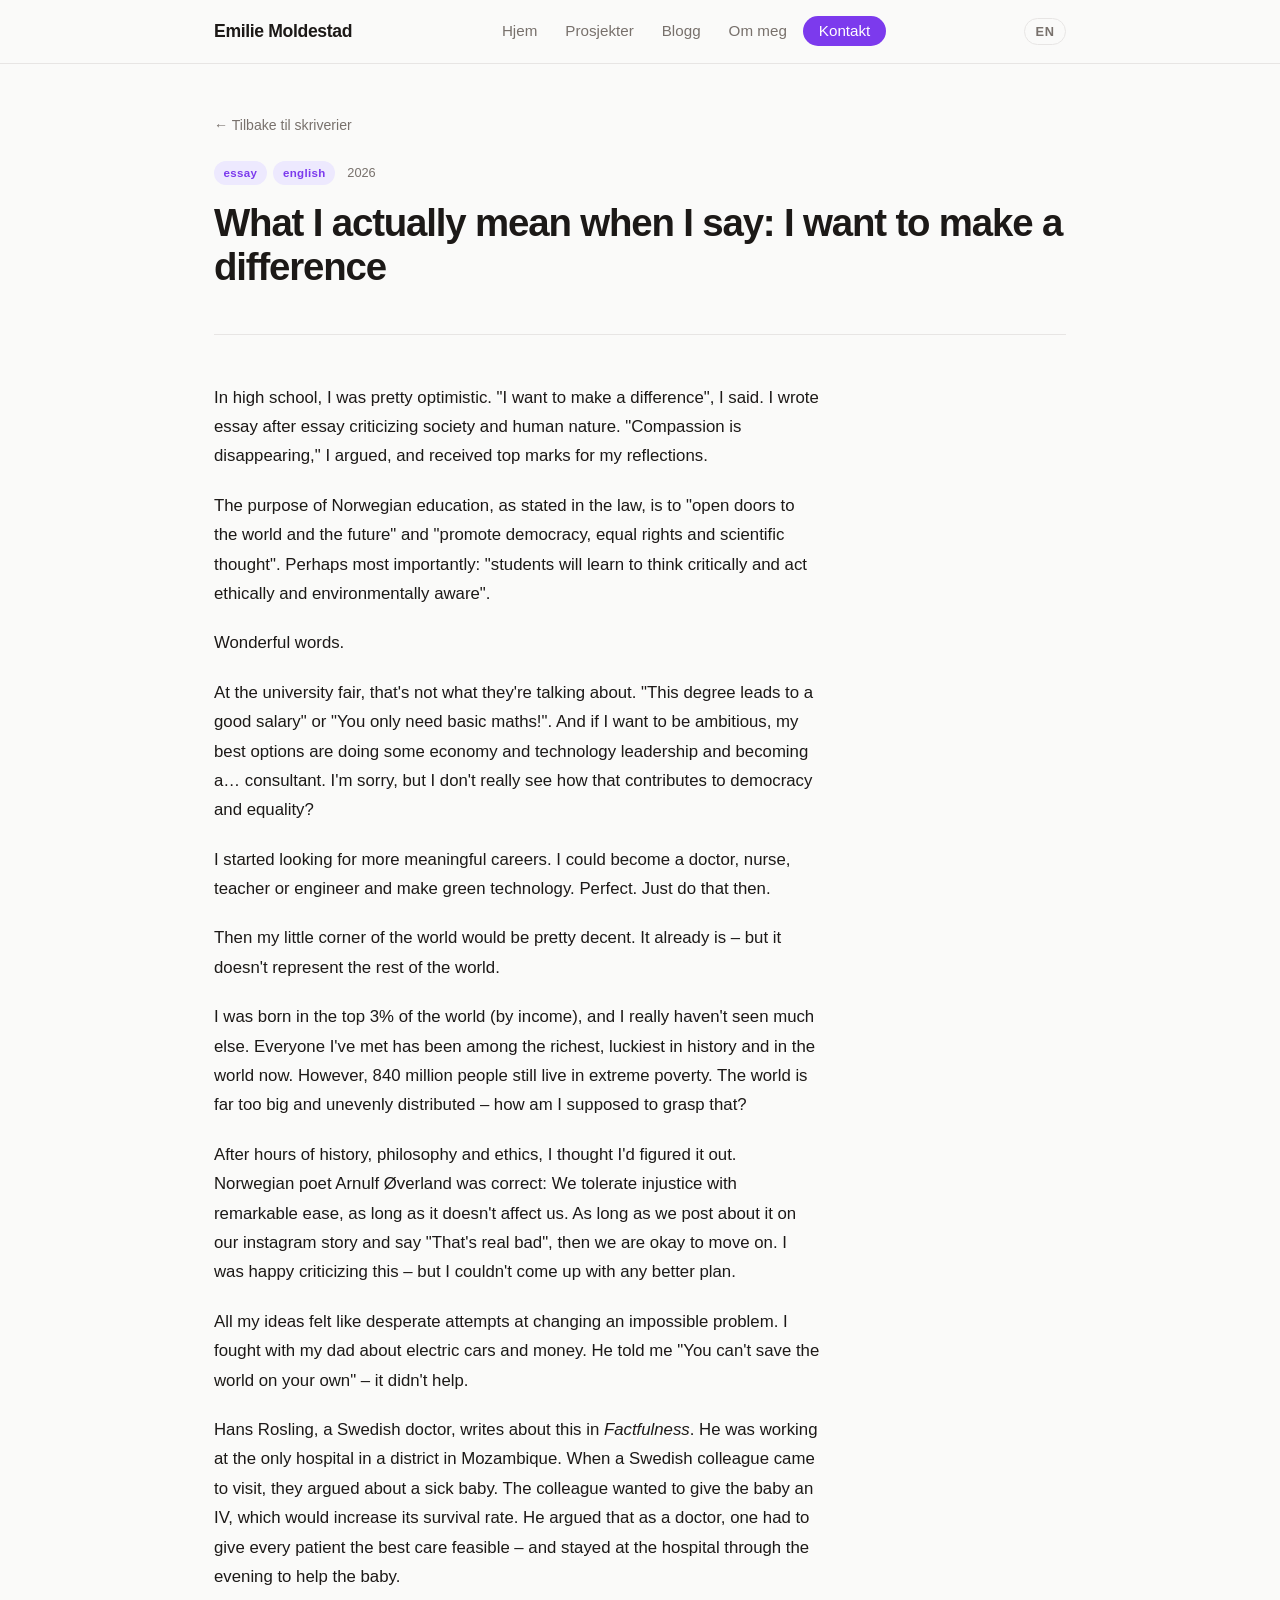
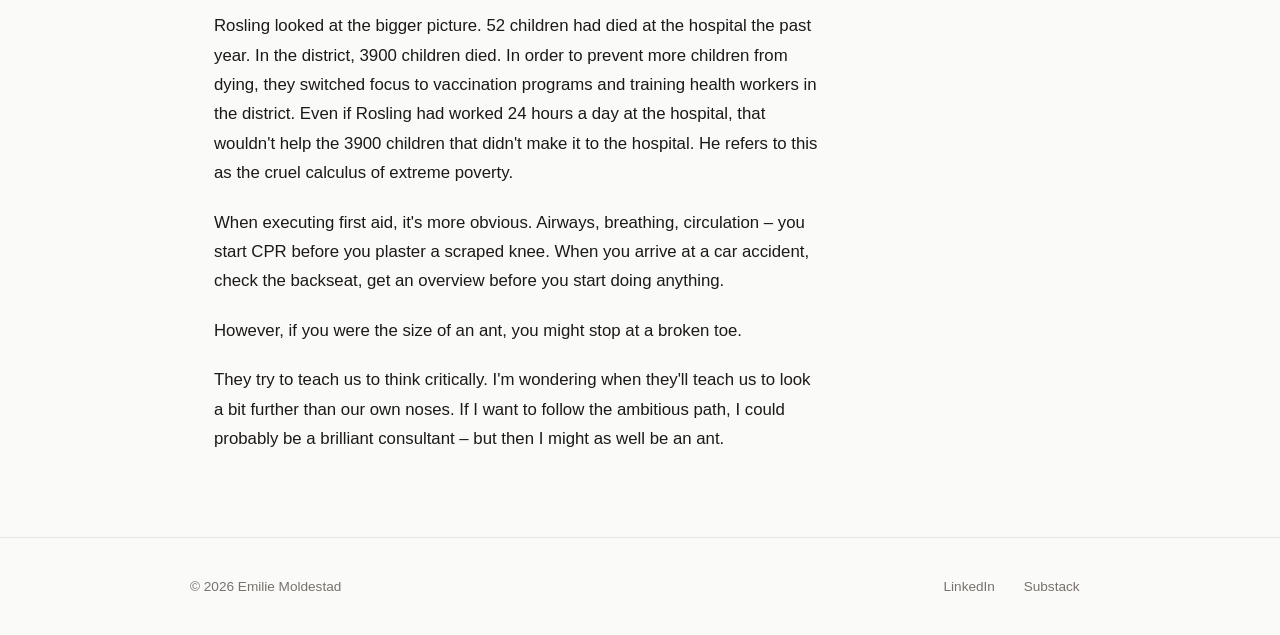
<file: posts/make-a-difference.html>
<!DOCTYPE html>
<html lang="en">
<head>
  <meta charset="UTF-8" />
  <meta name="viewport" content="width=device-width, initial-scale=1.0" />
  <title>What I actually mean when I say: I want to make a difference – Emilie Moldestad</title>
  <link rel="stylesheet" href="../style.css" />
</head>
<body>

  <header>
    <nav>
      <a href="../index.html" class="nav-logo">Emilie Moldestad</a>
      <ul class="nav-links">
        <li><a href="../index.html">Hjem</a></li>
        <li><a href="../projects.html">Prosjekter</a></li>
        <li><a href="../blog.html">Blogg</a></li>
        <li><a href="../about.html">Om meg</a></li>
        <li class="nav-cta"><a href="../index.html#contact">Kontakt</a></li>
      </ul>
      <div class="nav-controls">
        <button class="lang-toggle">EN</button>
        <button class="hamburger" aria-label="Meny">
          <span></span><span></span><span></span>
        </button>
      </div>
    </nav>
  </header>

  <main>

    <div class="post-hero">
      <a href="../blog.html" class="post-back">← Tilbake til skriverier</a>
      <div class="post-hero-meta">
        <div class="post-tags">
          <span class="post-tag">essay</span>
          <span class="post-tag">english</span>
        </div>
        <span class="blog-date">2026</span>
      </div>
      <h1>What I actually mean when I say: I want to make a difference</h1>
    </div>

    <div class="post-body">

      <p>In high school, I was pretty optimistic. "I want to make a difference", I said. I wrote essay after essay criticizing society and human nature. "Compassion is disappearing," I argued, and received top marks for my reflections.</p>

      <p>The purpose of Norwegian education, as stated in the law, is to "open doors to the world and the future" and "promote democracy, equal rights and scientific thought". Perhaps most importantly: "students will learn to think critically and act ethically and environmentally aware".</p>

      <p>Wonderful words.</p>

      <p>At the university fair, that's not what they're talking about. "This degree leads to a good salary" or "You only need basic maths!". And if I want to be ambitious, my best options are doing some economy and technology leadership and becoming a… consultant. I'm sorry, but I don't really see how that contributes to democracy and equality?</p>

      <p>I started looking for more meaningful careers. I could become a doctor, nurse, teacher or engineer and make green technology. Perfect. Just do that then.</p>

      <p>Then my little corner of the world would be pretty decent. It already is – but it doesn't represent the rest of the world.</p>

      <p>I was born in the top 3% of the world (by income), and I really haven't seen much else. Everyone I've met has been among the richest, luckiest in history and in the world now. However, 840 million people still live in extreme poverty. The world is far too big and unevenly distributed – how am I supposed to grasp that?</p>

      <p>After hours of history, philosophy and ethics, I thought I'd figured it out. Norwegian poet Arnulf Øverland was correct: We tolerate injustice with remarkable ease, as long as it doesn't affect us. As long as we post about it on our instagram story and say "That's real bad", then we are okay to move on. I was happy criticizing this – but I couldn't come up with any better plan.</p>

      <p>All my ideas felt like desperate attempts at changing an impossible problem. I fought with my dad about electric cars and money. He told me "You can't save the world on your own" – it didn't help.</p>

      <p>Hans Rosling, a Swedish doctor, writes about this in <em>Factfulness</em>. He was working at the only hospital in a district in Mozambique. When a Swedish colleague came to visit, they argued about a sick baby. The colleague wanted to give the baby an IV, which would increase its survival rate. He argued that as a doctor, one had to give every patient the best care feasible – and stayed at the hospital through the evening to help the baby.</p>

      <p>Rosling looked at the bigger picture. 52 children had died at the hospital the past year. In the district, 3900 children died. In order to prevent more children from dying, they switched focus to vaccination programs and training health workers in the district. Even if Rosling had worked 24 hours a day at the hospital, that wouldn't help the 3900 children that didn't make it to the hospital. He refers to this as the cruel calculus of extreme poverty.</p>

      <p>When executing first aid, it's more obvious. Airways, breathing, circulation – you start CPR before you plaster a scraped knee. When you arrive at a car accident, check the backseat, get an overview before you start doing anything.</p>

      <p>However, if you were the size of an ant, you might stop at a broken toe.</p>

      <p>They try to teach us to think critically. I'm wondering when they'll teach us to look a bit further than our own noses. If I want to follow the ambitious path, I could probably be a brilliant consultant – but then I might as well be an ant.</p>

    </div>

  </main>

  <footer>
    <div class="footer-inner">
      <span class="footer-copy">© 2026 Emilie Moldestad</span>
      <div class="footer-links">
        <a href="https://www.linkedin.com/in/emilie-moldestad-8a797438b" target="_blank" rel="noopener" class="footer-link">LinkedIn</a>
        <a href="https://substack.com/@emiliemoldestad" target="_blank" rel="noopener" class="footer-link">Substack</a>
      </div>
    </div>
  </footer>

  <script src="../script.js"></script>
</body>
</html>
</file>
<file: style.css>
*, *::before, *::after {
  box-sizing: border-box;
  margin: 0;
  padding: 0;
}

:root {
  --color-primary: #7C3AED;
  --color-primary-light: #EDE9FE;
  --color-primary-hover: #6D28D9;
  --color-bg: #FAFAF9;
  --color-surface: #FFFFFF;
  --color-text: #1C1917;
  --color-text-muted: #78716C;
  --color-border: #E7E5E4;
  --font: -apple-system, BlinkMacSystemFont, 'Segoe UI', Roboto, Helvetica, Arial, sans-serif;
  --radius: 0.75rem;
  --radius-pill: 9999px;
  --shadow: 0 1px 3px rgba(0,0,0,0.07), 0 4px 12px rgba(0,0,0,0.05);
  --shadow-hover: 0 4px 16px rgba(124,58,237,0.12), 0 1px 4px rgba(0,0,0,0.08);
  --max-width: 900px;
  --nav-height: 64px;
}

html {
  scroll-behavior: smooth;
}

body {
  font-family: var(--font);
  background: var(--color-bg);
  color: var(--color-text);
  line-height: 1.6;
  min-height: 100vh;
  display: flex;
  flex-direction: column;
}

a {
  color: var(--color-primary);
  text-decoration: none;
}

a:hover {
  text-decoration: underline;
}

/* ── HEADER / NAV ─────────────────────────────── */

header {
  position: sticky;
  top: 0;
  z-index: 100;
  background: rgba(250, 250, 249, 0.92);
  backdrop-filter: blur(8px);
  border-bottom: 1px solid var(--color-border);
  height: var(--nav-height);
}

nav {
  max-width: var(--max-width);
  margin: 0 auto;
  padding: 0 1.5rem;
  height: 100%;
  display: flex;
  align-items: center;
  justify-content: space-between;
  gap: 2rem;
}

.nav-logo {
  font-weight: 700;
  font-size: 1.1rem;
  color: var(--color-text);
  letter-spacing: -0.02em;
  flex-shrink: 0;
}

.nav-logo:hover {
  text-decoration: none;
  color: var(--color-primary);
}

.nav-links {
  display: flex;
  align-items: center;
  gap: 0.25rem;
  list-style: none;
}

.nav-links a {
  color: var(--color-text-muted);
  font-size: 0.95rem;
  padding: 0.4rem 0.75rem;
  border-radius: var(--radius-pill);
  transition: color 0.15s, background 0.15s;
}

.nav-links a:hover {
  color: var(--color-text);
  background: var(--color-primary-light);
  text-decoration: none;
}

.nav-links a.active {
  color: var(--color-primary);
  font-weight: 600;
  background: var(--color-primary-light);
}

.nav-links .nav-cta a {
  background: var(--color-primary);
  color: #fff;
  padding: 0.4rem 1rem;
}

.nav-links .nav-cta a:hover {
  background: var(--color-primary-hover);
  color: #fff;
}

.hamburger {
  display: none;
  flex-direction: column;
  gap: 5px;
  cursor: pointer;
  padding: 0.4rem;
  border: none;
  background: none;
}

.hamburger span {
  display: block;
  width: 22px;
  height: 2px;
  background: var(--color-text);
  border-radius: 2px;
  transition: transform 0.2s, opacity 0.2s;
}

.hamburger.open span:nth-child(1) { transform: translateY(7px) rotate(45deg); }
.hamburger.open span:nth-child(2) { opacity: 0; }
.hamburger.open span:nth-child(3) { transform: translateY(-7px) rotate(-45deg); }

/* ── MAIN / LAYOUT ────────────────────────────── */

main {
  flex: 1;
  max-width: var(--max-width);
  width: 100%;
  margin: 0 auto;
  padding: 0 1.5rem;
}

section {
  padding: 4rem 0;
}

.section-label {
  font-size: 0.78rem;
  font-weight: 600;
  letter-spacing: 0.1em;
  text-transform: uppercase;
  color: var(--color-primary);
  margin-bottom: 0.75rem;
}
.purple-label{
  font-size: 0.58rem;
  font-weight: 500;
  letter-spacing: 0.1em;
  text-transform: uppercase;
  color: var(--color-primary);
  margin-bottom: 0.75rem;
}
h1 {
  font-size: clamp(2rem, 5vw, 3rem);
  font-weight: 700;
  letter-spacing: -0.03em;
  line-height: 1.15;
}

h2 {
  font-size: clamp(1.5rem, 3vw, 2rem);
  font-weight: 700;
  letter-spacing: -0.02em;
  line-height: 1.2;
}

h3 {
  font-size: 1.15rem;
  font-weight: 600;
  letter-spacing: -0.01em;
}

p {
  color: var(--color-text-muted);
  max-width: 60ch;
}

/* ── HERO ─────────────────────────────────────── */

.hero {
  padding: 5rem 0 4rem;
}

.hero-eyebrow {
  display: inline-flex;
  align-items: center;
  gap: 0.5rem;
  font-size: 0.9rem;
  color: var(--color-text-muted);
  margin-bottom: 1.25rem;
}

.hero-dot {
  width: 8px;
  height: 8px;
  background: var(--color-primary);
  border-radius: 50%;
}

.hero h1 {
  margin-bottom: 1rem;
}

.hero h1 span {
  color: var(--color-primary);
}

.hero p {
  font-size: 1.1rem;
  margin-bottom: 2rem;
}

.hero-actions {
  display: flex;
  gap: 0.75rem;
  flex-wrap: wrap;
}

/* ── BUTTONS ──────────────────────────────────── */

.btn {
  display: inline-flex;
  align-items: center;
  gap: 0.5rem;
  padding: 0.65rem 1.4rem;
  border-radius: var(--radius-pill);
  font-size: 0.95rem;
  font-weight: 500;
  cursor: pointer;
  transition: background 0.15s, transform 0.1s, box-shadow 0.15s;
  text-decoration: none;
}

.btn:hover { text-decoration: none; transform: translateY(-1px); }
.btn:active { transform: translateY(0); }

.btn-primary {
  background: var(--color-primary);
  color: #fff;
  box-shadow: 0 2px 8px rgba(124,58,237,0.25);
}

.btn-primary:hover {
  background: var(--color-primary-hover);
  color: #fff;
  box-shadow: 0 4px 14px rgba(124,58,237,0.35);
}

.btn-outline {
  background: transparent;
  color: var(--color-text);
  border: 1.5px solid var(--color-border);
}

.btn-outline:hover {
  border-color: var(--color-primary);
  color: var(--color-primary);
  background: var(--color-primary-light);
}

/* ── PROJECT CARDS ────────────────────────────── */

.projects-grid {
  display: grid;
  grid-template-columns: repeat(auto-fill, minmax(320px, 1fr));
  gap: 1.25rem;
  margin-top: 2rem;
}

.card {
  background: var(--color-surface);
  border: 1px solid var(--color-border);
  border-radius: var(--radius);
  padding: 1.75rem;
  transition: box-shadow 0.2s, transform 0.2s, border-color 0.2s;
  display: flex;
  flex-direction: column;
  gap: 0.75rem;
}

.card:hover {
  box-shadow: var(--shadow-hover);
  transform: translateY(-2px);
  border-color: var(--color-primary-light);
}

.card-icon {
  font-size: 1.75rem;
  line-height: 1;
}

.card-header {
  display: flex;
  align-items: flex-start;
  justify-content: space-between;
  gap: 0.5rem;
}

.badge {
  font-size: 0.72rem;
  font-weight: 600;
  letter-spacing: 0.04em;
  padding: 0.25rem 0.6rem;
  border-radius: var(--radius-pill);
  white-space: nowrap;
  flex-shrink: 0;
}

.badge-early {
  background: #FEF3C7;
  color: #92400E;
}

.badge-active {
  background: #D1FAE5;
  color: #065F46;
}

.card p {
  font-size: 0.95rem;
  flex: 1;
}

.card-link {
  font-size: 0.9rem;
  font-weight: 500;
  color: var(--color-primary);
  display: inline-flex;
  align-items: center;
  gap: 0.3rem;
  margin-top: 0.25rem;
}

.card-link:hover { text-decoration: underline; }

/* ── ABOUT ────────────────────────────────────── */

.about-layout {
  display: grid;
  grid-template-columns: auto 1fr;
  gap: 3rem;
  align-items: start;
}

.avatar-placeholder {
  width: 140px;
  height: 140px;
  border-radius: 50%;
  background: var(--color-primary-light);
  border: 3px solid var(--color-primary);
  display: flex;
  align-items: center;
  justify-content: center;
  font-size: 0.75rem;
  color: var(--color-primary);
  font-weight: 500;
  text-align: center;
  flex-shrink: 0;
}

.about-text h2 {
  margin-bottom: 1rem;
}

.about-text p {
  margin-bottom: 0.75rem;
  max-width: 55ch;
}

/* ── CONTACT ──────────────────────────────────── */

#contact {
  border-top: 1px solid var(--color-border);
}

.contact-inner {
  background: var(--color-surface);
  border: 1px solid var(--color-border);
  border-radius: var(--radius);
  padding: 2.5rem;
  display: flex;
  flex-direction: column;
  gap: 1.5rem;
  max-width: 500px;
}

.contact-inner h2 {
  margin-bottom: 0.25rem;
}

.contact-inner p {
  margin-top: -0.5rem;
}

.contact-email {
  display: flex;
  align-items: center;
  gap: 0.5rem;
  font-size: 1rem;
  font-weight: 500;
  color: var(--color-text);
}

.contact-email a {
  color: var(--color-primary);
}

.contact-actions {
  display: flex;
  gap: 0.75rem;
  flex-wrap: wrap;
}

/* ── DIVIDER ──────────────────────────────────── */

.divider {
  border: none;
  border-top: 1px solid var(--color-border);
  margin: 0;
}

/* ── FOOTER ───────────────────────────────────── */

footer {
  border-top: 1px solid var(--color-border);
  padding: 2rem 1.5rem;
  margin-top: auto;
}

.footer-inner {
  max-width: var(--max-width);
  margin: 0 auto;
  display: flex;
  align-items: center;
  justify-content: space-between;
  gap: 1rem;
  flex-wrap: wrap;
}

.footer-copy {
  font-size: 0.85rem;
  color: var(--color-text-muted);
}

.footer-links {
  display: flex;
  align-items: center;
  gap: 0.5rem;
}

.footer-link {
  display: inline-flex;
  align-items: center;
  gap: 0.35rem;
  font-size: 0.85rem;
  color: var(--color-text-muted);
  padding: 0.35rem 0.65rem;
  border-radius: var(--radius-pill);
  transition: color 0.15s, background 0.15s;
}

.footer-link:hover {
  color: var(--color-primary);
  background: var(--color-primary-light);
  text-decoration: none;
}

/* ── PAGE HERO (inner pages) ──────────────────── */

.page-hero {
  padding: 3rem 0 2rem;
  border-bottom: 1px solid var(--color-border);
  margin-bottom: 3rem;
}

.page-hero h1 {
  font-size: clamp(1.75rem, 4vw, 2.5rem);
}

.page-hero p {
  margin-top: 0.5rem;
  font-size: 1.05rem;
}

/* ── LANG TOGGLE ──────────────────────────────── */

.nav-controls {
  display: flex;
  align-items: center;
  gap: 0.5rem;
}

.lang-toggle {
  font-size: 0.78rem;
  font-weight: 600;
  letter-spacing: 0.05em;
  padding: 0.3rem 0.7rem;
  border-radius: var(--radius-pill);
  border: 1.5px solid var(--color-border);
  background: transparent;
  color: var(--color-text-muted);
  cursor: pointer;
  transition: color 0.15s, border-color 0.15s, background 0.15s;
}

.lang-toggle:hover {
  color: var(--color-primary);
  border-color: var(--color-primary);
  background: var(--color-primary-light);
}

/* ── RESPONSIVE ───────────────────────────────── */

@media (max-width: 640px) {
  .hamburger { display: flex; }

  .nav-links {
    display: none;
    position: fixed;
    top: var(--nav-height);
    left: 0;
    right: 0;
    background: var(--color-bg);
    border-bottom: 1px solid var(--color-border);
    flex-direction: column;
    align-items: stretch;
    padding: 0.75rem 1.5rem 1.25rem;
    gap: 0.25rem;
    box-shadow: 0 8px 24px rgba(0,0,0,0.08);
  }

  .nav-links.open { display: flex; }

  .nav-links a {
    border-radius: var(--radius);
    padding: 0.6rem 0.75rem;
  }

  .nav-links .nav-cta { margin-top: 0.5rem; }
  .nav-links .nav-cta a { justify-content: center; }

  .about-layout {
    grid-template-columns: 1fr;
  }

  .avatar-placeholder {
    width: 100px;
    height: 100px;
  }

  .contact-inner {
    padding: 1.75rem;
  }

  section { padding: 2.5rem 0; }
  .hero { padding: 3rem 0 2.5rem; }

  .blog-card { flex-direction: column; gap: 0.75rem; }
  .blog-card-meta { flex-direction: row; align-items: center; }

  .post-body { font-size: 1rem; }
}

/* ── TAGS ─────────────────────────────────────── */

.post-tags {
  display: flex;
  flex-wrap: wrap;
  gap: 0.4rem;
}

.post-tag {
  background: var(--color-primary-light);
  color: var(--color-primary);
  font-size: 0.72rem;
  font-weight: 600;
  padding: 0.2rem 0.6rem;
  border-radius: var(--radius-pill);
  letter-spacing: 0.03em;
  text-transform: lowercase;
}

/* ── BLOG LIST ────────────────────────────────── */

.blog-grid {
  display: flex;
  flex-direction: column;
  gap: 1rem;
  margin-top: 2rem;
}

.blog-card {
  background: var(--color-surface);
  border: 1px solid var(--color-border);
  border-radius: var(--radius);
  padding: 1.5rem 1.75rem;
  display: flex;
  align-items: flex-start;
  gap: 1.5rem;
  transition: box-shadow 0.2s, transform 0.2s, border-color 0.2s;
  text-decoration: none;
  color: inherit;
}

.blog-card:hover {
  box-shadow: var(--shadow-hover);
  transform: translateY(-2px);
  border-color: var(--color-primary-light);
  text-decoration: none;
}

.blog-card-body {
  flex: 1;
  display: flex;
  flex-direction: column;
  gap: 0.5rem;
}

.blog-card-meta {
  display: flex;
  align-items: center;
  gap: 0.75rem;
  flex-wrap: wrap;
}

.blog-date {
  font-size: 0.8rem;
  color: var(--color-text-muted);
}

.blog-card h3 {
  font-size: 1.1rem;
  font-weight: 600;
  color: var(--color-text);
  letter-spacing: -0.01em;
  line-height: 1.3;
}

.blog-card p {
  font-size: 0.93rem;
  color: var(--color-text-muted);
  max-width: 70ch;
  line-height: 1.55;
}

.blog-card-arrow {
  font-size: 1.1rem;
  color: var(--color-text-muted);
  flex-shrink: 0;
  align-self: center;
  transition: transform 0.15s, color 0.15s;
}

.blog-card:hover .blog-card-arrow {
  transform: translateX(3px);
  color: var(--color-primary);
}

/* ── POST PAGE ────────────────────────────────── */

.post-hero {
  padding: 3rem 0 2rem;
  border-bottom: 1px solid var(--color-border);
  margin-bottom: 3rem;
}

.post-back {
  display: inline-flex;
  align-items: center;
  gap: 0.35rem;
  font-size: 0.88rem;
  color: var(--color-text-muted);
  margin-bottom: 1.5rem;
  transition: color 0.15s;
}

.post-back:hover {
  color: var(--color-primary);
  text-decoration: none;
}

.post-hero-meta {
  display: flex;
  align-items: center;
  gap: 0.75rem;
  flex-wrap: wrap;
  margin-bottom: 1rem;
}

.post-hero h1 {
  font-size: clamp(1.6rem, 4vw, 2.4rem);
  margin-bottom: 0.75rem;
}

.post-hero .post-ingress {
  font-size: 1.1rem;
  color: var(--color-text-muted);
  max-width: 60ch;
  line-height: 1.6;
}

.post-body {
  max-width: 65ch;
  font-size: 1.05rem;
  line-height: 1.75;
  padding-bottom: 4rem;
}

.post-body p {
  color: var(--color-text);
  max-width: 65ch;
  margin-bottom: 1.25rem;
}

.post-body h2 {
  font-size: 1.35rem;
  margin-top: 2.5rem;
  margin-bottom: 0.75rem;
  color: var(--color-text);
}

.post-body h3 {
  font-size: 1.1rem;
  margin-top: 2rem;
  margin-bottom: 0.5rem;
  color: var(--color-text);
}

.post-body blockquote {
  border-left: 3px solid var(--color-primary);
  padding: 0.5rem 0 0.5rem 1.25rem;
  margin: 1.5rem 0;
  font-style: italic;
}

.post-body blockquote p {
  color: var(--color-text-muted);
  margin-bottom: 0;
}

.post-body a {
  color: var(--color-primary);
  text-decoration: underline;
  text-underline-offset: 2px;
}

.post-external-note {
  display: inline-flex;
  align-items: center;
  gap: 0.5rem;
  font-size: 0.88rem;
  color: var(--color-text-muted);
  background: var(--color-primary-light);
  border-radius: var(--radius);
  padding: 0.6rem 1rem;
  margin-top: 2rem;
}

/* ── NAV CONTROLS ─────────────────────────────── */

.nav-controls {
  display: flex;
  align-items: center;
  gap: 0.5rem;
}

.lang-toggle {
  font-size: 0.8rem;
  font-weight: 600;
  color: var(--color-text-muted);
  background: none;
  border: 1.5px solid var(--color-border);
  border-radius: var(--radius-pill);
  padding: 0.3rem 0.65rem;
  cursor: pointer;
  transition: color 0.15s, border-color 0.15s;
}

.lang-toggle:hover {
  color: var(--color-primary);
  border-color: var(--color-primary);
}
</file>
